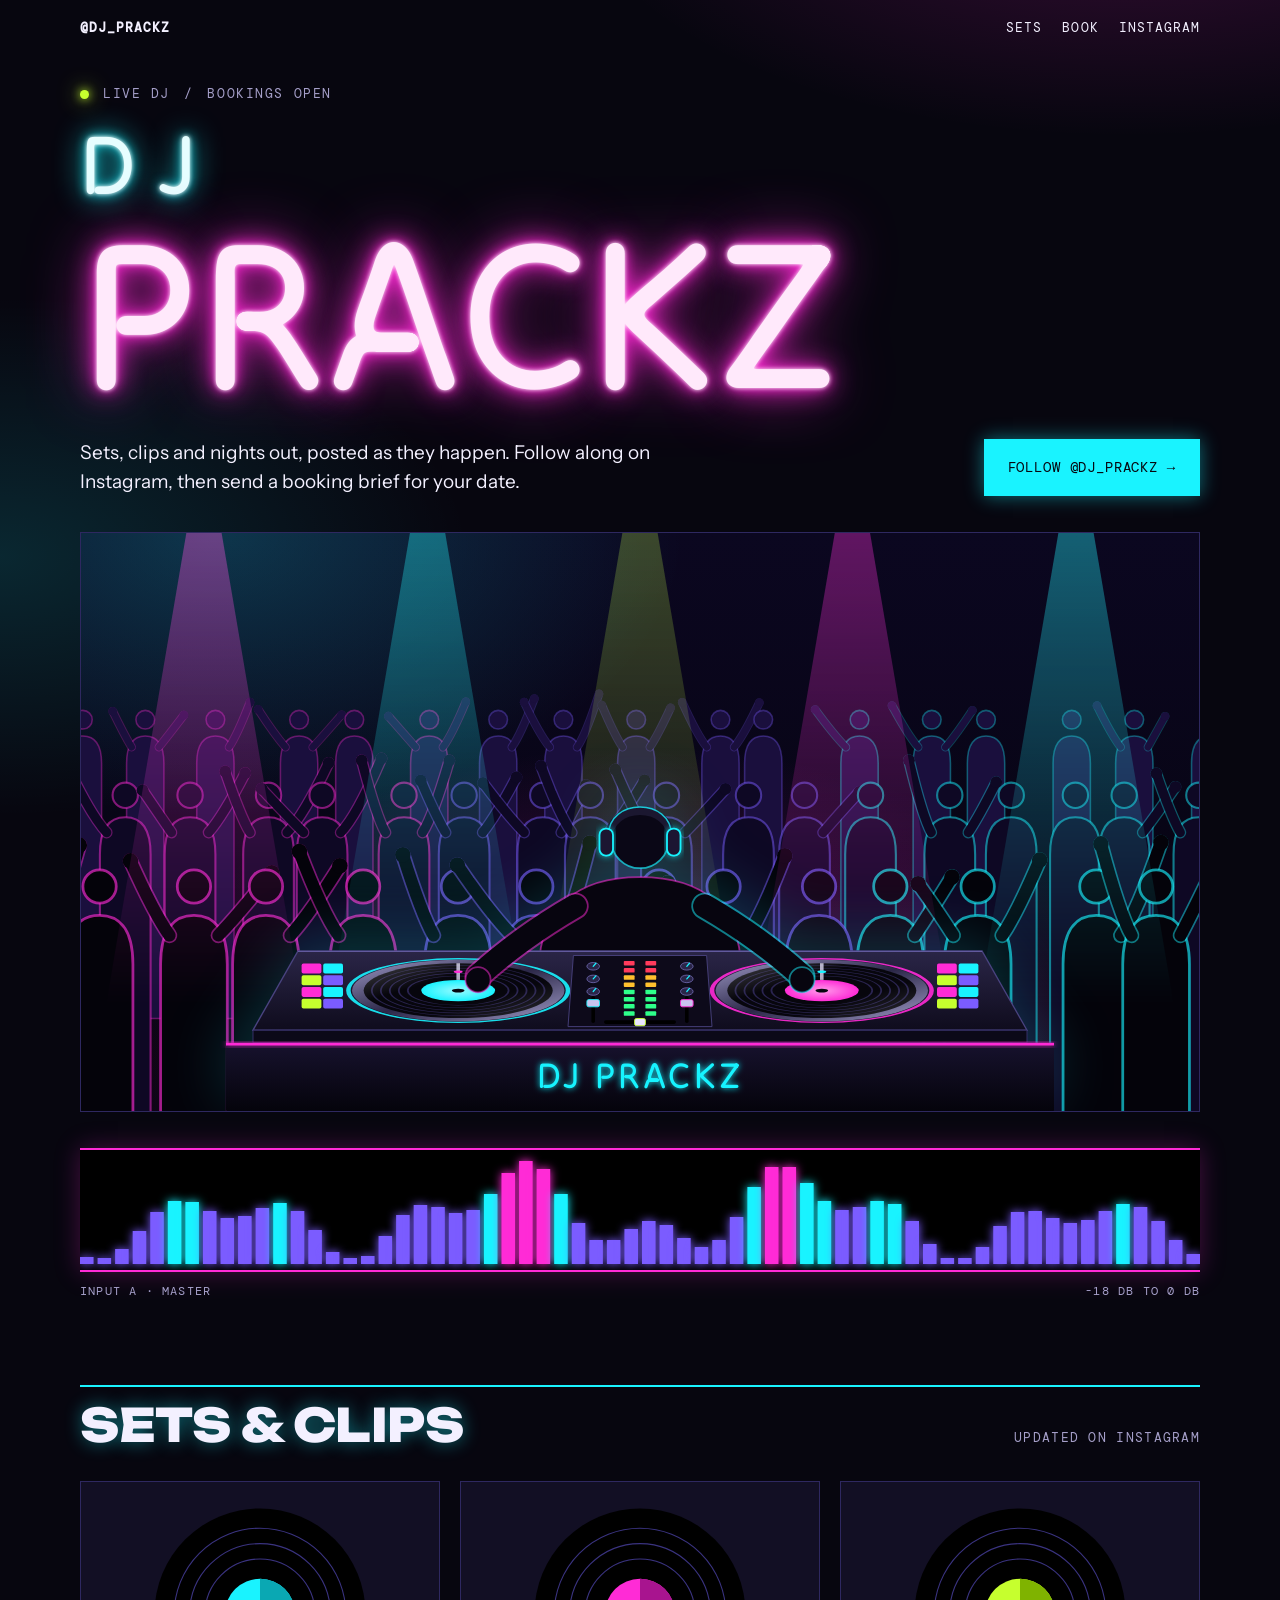
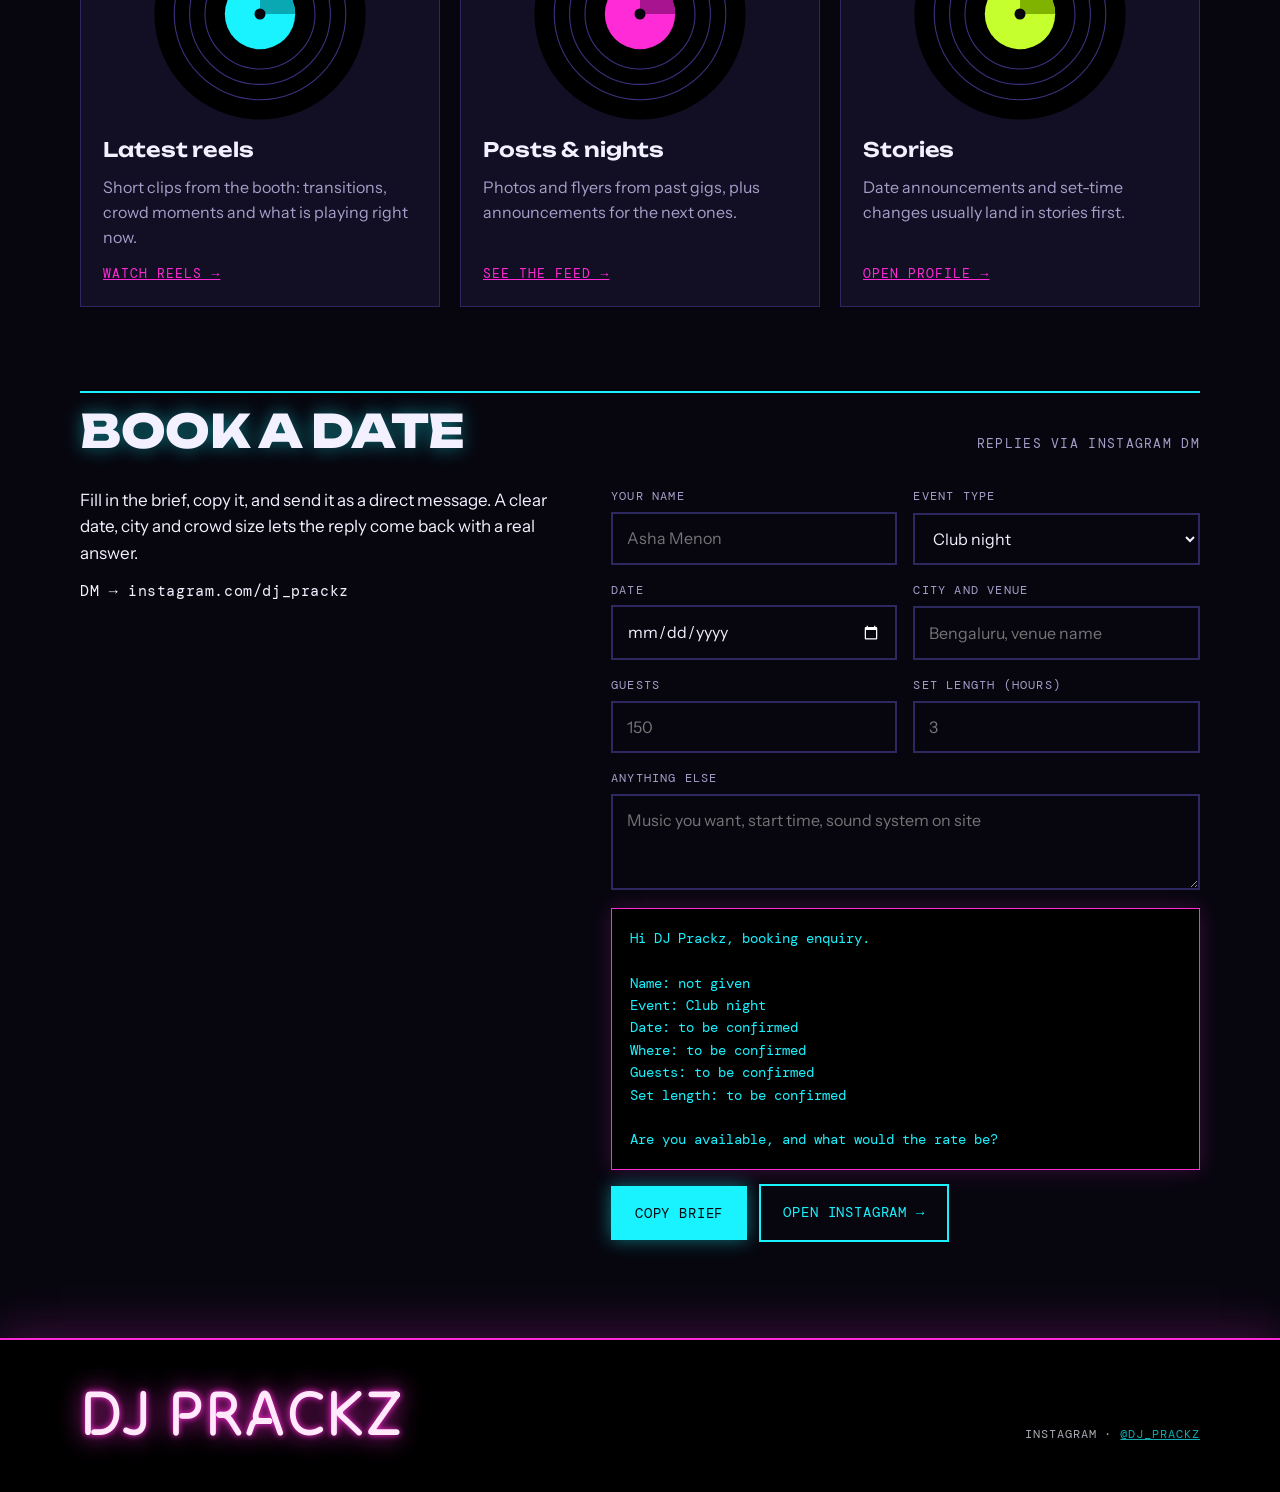
<file: DJ Prackz.html>
<!doctype html><html><head><meta charset=utf8><meta name=viewport content="width=device-width,initial-scale=1,viewport-fit=cover"><style>:root{color-scheme:light;box-sizing:border-box;padding-top:env(safe-area-inset-top,0px);padding-bottom:env(safe-area-inset-bottom,0px)}html{scroll-padding-top:env(safe-area-inset-top,0px)}body{margin:0;padding:0;font:14px -apple-system,BlinkMacSystemFont,sans-serif;background:#fff;color:#000}img{max-width:100%}[hidden]:not([hidden=until-found i]){display:none!important}</style></head><body>
<title>DJ Prackz</title>
<link rel="preconnect" href="https://fonts.googleapis.com">
<link rel="preconnect" href="https://fonts.gstatic.com" crossorigin>
<link rel="stylesheet" href="https://fonts.googleapis.com/css2?family=Tilt+Neon&family=Unbounded:wght@600;800&family=Instrument+Sans:wght@400;500;600&family=DM+Mono:wght@400;500&display=swap">
<style>
/* Layout: poster-style single page. Oversized wordmark over a live level meter,
   then sets, a booking brief builder, and a footer. One bold move: the wordmark. */
:root {
  /* dark neon: --paper is the night background, --paper-2 the panel, --ink the light text,
     --blue is neon cyan, --blue-deep is neon magenta, --lime is the third glow */
  --paper: #07060F;
  --paper-2: #120F24;
  --ink: #F3F0FF;
  --ink-soft: #A59FC9;
  --blue: #19F3FF;
  --blue-deep: #FF2BD6;
  --lime: #C6FF2E;
  --line: #2E2860;
  --wordmark: "Tilt Neon", "Arial Black", Impact, sans-serif;
  --display: "Unbounded", "Arial Black", Impact, sans-serif;
  --body: "Instrument Sans", "Helvetica Neue", Arial, sans-serif;
  --mono: "DM Mono", ui-monospace, Menlo, Consolas, monospace;
  color-scheme: dark;
}
* { box-sizing: border-box; }
html { scroll-behavior: smooth; }
body {
  background: radial-gradient(900px 420px at 88% -4%, rgba(255,43,214,.20), transparent 62%) no-repeat, radial-gradient(760px 420px at 0% 18%, rgba(25,243,255,.14), transparent 62%) no-repeat, var(--paper);
  color: var(--ink);
  font-family: var(--body);
  font-size: 17px;
  line-height: 1.55;
  padding-inline: 20px;
  padding-block: 0;
}
a { color: inherit; }
:focus-visible { outline: 3px solid var(--blue); outline-offset: 3px; }
.wrap { max-width: 1120px; margin-inline: auto; }

/* top bar */
.bar { display: flex; justify-content: space-between; align-items: center; gap: 16px; padding-block: 18px; font-family: var(--mono); font-size: 13px; letter-spacing: .08em; text-transform: uppercase; }
.bar nav { display: flex; gap: 20px; flex-wrap: wrap; }
.bar a { text-decoration: none; }
.bar a:hover { color: var(--blue); }

/* hero */
.hero { padding-block: 28px 0; }
.kicker { font-family: var(--mono); font-size: 13px; letter-spacing: .12em; text-transform: uppercase; color: var(--ink-soft); display: flex; gap: 14px; flex-wrap: wrap; align-items: center; }
.kicker .dot { width: 9px; height: 9px; border-radius: 50%; background: var(--lime); box-shadow: 0 0 10px var(--lime), 0 0 22px var(--lime); }
h1 { font-family: var(--wordmark); font-weight: 400; text-transform: uppercase; line-height: .92; letter-spacing: .01em; margin: 18px 0 0; font-size: clamp(52px, 16.5vw, 210px); max-width: 100%; overflow-wrap: anywhere; }
h1 span { display: block; }
h1 span:last-child { color: #FFE9FB; text-shadow: 0 0 4px #fff, 0 0 12px var(--blue-deep), 0 0 28px var(--blue-deep), 0 0 64px rgba(255,43,214,.7); animation: flicker 6s infinite; }
h1 .dj { font-size: .4em; letter-spacing: .3em; color: #E6FEFF; line-height: 1; margin-bottom: .12em; text-shadow: 0 0 4px #fff, 0 0 12px var(--blue), 0 0 30px var(--blue); }
@keyframes flicker { 0%, 17%, 19%, 22%, 62%, 64%, 100% { opacity: 1; } 18%, 21%, 63% { opacity: .78; } }
.hero-row { display: grid; grid-template-columns: 1fr auto; gap: 28px; align-items: end; margin-top: 28px; }
.hero-row p { margin: 0; max-width: 46ch; font-size: 19px; }
.btn { display: inline-flex; align-items: center; gap: 10px; font-family: var(--mono); font-size: 14px; letter-spacing: .06em; text-transform: uppercase; text-decoration: none; background: var(--blue); color: var(--paper); padding: 16px 22px; border: 2px solid var(--blue); cursor: pointer; box-shadow: 0 0 18px rgba(25,243,255,.45); transition: background .15s, color .15s, border-color .15s, box-shadow .15s; }
.btn:hover { background: var(--blue-deep); border-color: var(--blue-deep); box-shadow: 0 0 22px rgba(255,43,214,.6); }
.btn.ghost { background: transparent; color: var(--blue); box-shadow: none; }
.btn.ghost:hover { background: var(--blue); color: var(--paper); border-color: var(--blue); box-shadow: 0 0 18px rgba(25,243,255,.45); }
.meter { margin-top: 36px; border-block: 2px solid var(--blue-deep); background: #000; box-shadow: 0 0 24px rgba(255,43,214,.25); }
.meter canvas { display: block; width: 100%; height: 120px; }
.meter-cap { display: flex; justify-content: space-between; gap: 12px; flex-wrap: wrap; font-family: var(--mono); font-size: 12px; letter-spacing: .1em; text-transform: uppercase; color: var(--ink-soft); padding-block: 10px 0; }

/* stage: crowd behind, light beams over it, DJ booth in front */
.stage { position: relative; margin-top: 36px; height: clamp(300px, 54vw, 580px); overflow: hidden; isolation: isolate; border: 1px solid var(--line);
  background: radial-gradient(70% 90% at 50% 100%, rgba(255,43,214,.38), transparent 70%), radial-gradient(60% 70% at 12% 0%, rgba(25,243,255,.20), transparent 70%), linear-gradient(#0b0720, #05030d); }
.stage .crowd { position: absolute; inset: 0; width: 100%; height: 100%; z-index: 1; }
.stage .booth { position: absolute; left: 50%; bottom: -2px; width: min(96%, 900px); height: auto; transform: translateX(-50%); z-index: 3; filter: drop-shadow(0 -12px 30px rgba(25,243,255,.18)); }
.beams { position: absolute; inset: 0; z-index: 2; pointer-events: none; mix-blend-mode: screen; }
.beams i { position: absolute; top: -8%; width: 22%; height: 115%; transform-origin: 50% 0; background: linear-gradient(to bottom, var(--c), transparent 78%); clip-path: polygon(46% 0, 54% 0, 100% 100%, 0 100%); opacity: .55; filter: blur(5px); animation: sweep var(--t) ease-in-out infinite alternate; }
.beams i:nth-child(1) { left: 0%;  --c: rgba(255,43,214,.75); --t: 5.5s; --a: -16deg; --b: 16deg; }
.beams i:nth-child(2) { left: 20%; --c: rgba(25,243,255,.7);  --t: 7s;   --a: 18deg;  --b: -12deg; }
.beams i:nth-child(3) { left: 39%; --c: rgba(198,255,46,.5);  --t: 6.2s; --a: -10deg; --b: 12deg; }
.beams i:nth-child(4) { left: 58%; --c: rgba(255,43,214,.7);  --t: 8s;   --a: 14deg;  --b: -18deg; }
.beams i:nth-child(5) { left: 78%; --c: rgba(25,243,255,.75); --t: 6.8s; --a: -14deg; --b: 10deg; }
@keyframes sweep { from { transform: rotate(var(--a)); } to { transform: rotate(var(--b)); } }
/* crowd and booth motion, timed to 128 BPM (one beat is 0.469s) */
.bob { animation: bob .9375s ease-in-out infinite alternate; }
@keyframes bob { from { transform: translateY(0); } to { transform: translateY(-9px); } }
.armsw { animation: armL 1.875s ease-in-out infinite alternate; }
.armsw.r { animation-name: armR; }
@keyframes armL { from { transform: rotate(-16deg); } to { transform: rotate(14deg); } }
@keyframes armR { from { transform: rotate(16deg); } to { transform: rotate(-14deg); } }
.djbob { animation: djbob .9375s ease-in-out infinite alternate; }
@keyframes djbob { from { transform: translateY(0); } to { transform: translateY(-4px); } }
.djarm.l { animation: djL .9375s ease-in-out infinite alternate; }
.djarm.r { animation: djR .9375s ease-in-out infinite alternate; }
@keyframes djL { from { transform: rotate(-4deg); } to { transform: rotate(3deg); } }
@keyframes djR { from { transform: rotate(4deg); } to { transform: rotate(-3deg); } }
.spin { animation: spin 1.8s linear infinite; } /* 33 rpm */
.cap { animation: capmove var(--d) ease-in-out infinite alternate; }
@keyframes capmove { to { transform: translateY(var(--m)); } }
.xcap { animation: xmove 3.6s ease-in-out infinite alternate; }
@keyframes xmove { from { transform: translateX(-22px); } to { transform: translateX(22px); } }
@keyframes ledlow { 0%, 100% { opacity: 1; } 50% { opacity: .25; } }
@keyframes ledmid { 0%, 100% { opacity: .2; } 40%, 60% { opacity: 1; } }
@keyframes ledhi { 0%, 65%, 100% { opacity: .12; } 75%, 88% { opacity: 1; } }
@keyframes padpulse { 0%, 100% { opacity: .35; } 50% { opacity: 1; } }

/* sections */
section { padding-block: 84px 0; }
.sec-head { display: flex; justify-content: space-between; align-items: baseline; gap: 16px; flex-wrap: wrap; border-top: 2px solid var(--blue); padding-top: 14px; }
.sec-head h2 { font-family: var(--display); font-weight: 800; text-transform: uppercase; font-size: clamp(24px, 5vw, 46px); line-height: 1.05; letter-spacing: -.01em; margin: 0; text-wrap: balance; overflow-wrap: anywhere; min-width: 0; text-shadow: 0 0 18px rgba(25,243,255,.45); }
.sec-head .tag { font-family: var(--mono); font-size: 13px; letter-spacing: .1em; text-transform: uppercase; color: var(--ink-soft); }

/* sets */
.sets { display: grid; grid-template-columns: repeat(3, minmax(0, 1fr)); gap: 20px; margin-top: 32px; }
.set { background: var(--paper-2); border: 1px solid var(--line); padding: 22px; display: flex; flex-direction: column; gap: 14px; min-width: 0; }
.set .disc { width: 100%; max-width: 220px; aspect-ratio: 1; align-self: center; }
.set h3 { font-family: var(--display); font-weight: 600; font-size: 20px; line-height: 1.15; margin: 0; letter-spacing: -.005em; }
.set p { margin: 0; color: var(--ink-soft); font-size: 16px; }
.set a.more { margin-top: auto; font-family: var(--mono); font-size: 13px; letter-spacing: .08em; text-transform: uppercase; color: var(--blue-deep); }
.set a.more:hover { color: var(--ink); }

/* booking */
.book { display: grid; grid-template-columns: minmax(0, 5fr) minmax(0, 6fr); gap: 40px; margin-top: 32px; align-items: start; }
.book-copy p { margin: 0 0 14px; max-width: 44ch; }
.book-copy .handle { font-family: var(--mono); font-size: 15px; letter-spacing: .04em; }
form { display: grid; gap: 16px; }
.row { display: grid; grid-template-columns: repeat(2, minmax(0, 1fr)); gap: 16px; }
label { display: grid; gap: 6px; font-family: var(--mono); font-size: 12px; letter-spacing: .1em; text-transform: uppercase; color: var(--ink-soft); min-width: 0; }
input, select, textarea { font: inherit; font-family: var(--body); font-size: 16px; letter-spacing: 0; text-transform: none; color: var(--ink); background: var(--paper); border: 2px solid var(--line); border-radius: 0; padding: 12px 14px; width: 100%; min-width: 0; }
textarea { min-height: 96px; resize: vertical; }
.out { background: #000; color: var(--blue); border: 1px solid var(--blue-deep); box-shadow: 0 0 20px rgba(255,43,214,.2); padding: 18px; font-family: var(--mono); font-size: 14px; line-height: 1.6; white-space: pre-wrap; overflow-wrap: anywhere; min-height: 120px; }
.actions { display: flex; gap: 12px; flex-wrap: wrap; align-items: center; }
.status { font-family: var(--mono); font-size: 13px; color: var(--blue-deep); min-height: 1.2em; }

footer { margin-top: 96px; background: #000; color: var(--ink); border-top: 2px solid var(--blue-deep); box-shadow: 0 -12px 40px rgba(255,43,214,.18); margin-inline: -20px; padding: 40px 20px 48px; }
footer .wrap { display: flex; justify-content: space-between; gap: 24px; flex-wrap: wrap; align-items: end; }
footer .big { font-family: var(--wordmark); font-weight: 400; font-size: clamp(34px, 7vw, 64px); text-transform: uppercase; letter-spacing: .02em; line-height: 1; color: #FFE9FB; text-shadow: 0 0 6px var(--blue-deep), 0 0 24px var(--blue-deep); }
footer small { font-family: var(--mono); font-size: 12px; letter-spacing: .08em; text-transform: uppercase; opacity: .7; }
footer a { color: var(--blue); }

@keyframes spin { to { transform: rotate(360deg); } }
.disc .rec { transform-origin: 50% 50%; animation: spin 9s linear infinite; }
@media (prefers-reduced-motion: reduce) { .disc .rec, h1 span:last-child, .stage *, .stage i, .booth * { animation: none !important; } html { scroll-behavior: auto; } }

@media (max-width: 860px) {
  .sets { grid-template-columns: 1fr; }
  .book { grid-template-columns: 1fr; }
  .hero-row { grid-template-columns: 1fr; }
  section { padding-block: 64px 0; }
}
@media (max-width: 480px) {
  body { font-size: 16px; }
  .beams i { width: 38%; }
  .stage { height: 320px; }
  .stage .booth { width: 108%; }
  .hero-row p { font-size: 17px; }
  .btn { width: 100%; justify-content: center; }
  .actions .status { width: 100%; }
  .sec-head .tag { font-size: 12px; }
  .row { grid-template-columns: 1fr; }
  .bar nav { gap: 14px; }
}
</style>

<div class="wrap">
  <header class="bar">
    <strong>@dj_prackz</strong>
    <nav aria-label="Page sections">
      <a href="#sets">Sets</a>
      <a href="#book">Book</a>
      <a href="https://www.instagram.com/dj_prackz/" target="_blank" rel="noopener">Instagram</a>
    </nav>
  </header>

  <main>
    <div class="hero">
      <div class="kicker"><span class="dot"></span><span>Live DJ</span><span>/</span><span>Bookings open</span></div>
      <h1><span class="dj">DJ</span><span>Prackz</span></h1>
      <div class="hero-row">
        <p>Sets, clips and nights out, posted as they happen. Follow along on Instagram, then send a booking brief for your date.</p>
        <a class="btn" href="https://www.instagram.com/dj_prackz/" target="_blank" rel="noopener">Follow @dj_prackz &rarr;</a>
      </div>
      <div class="stage" role="img" aria-label="Illustration of a DJ at turntables with a crowd dancing behind">
        <svg class="crowd" id="crowd" viewBox="0 0 1200 520" preserveAspectRatio="xMidYMax slice" aria-hidden="true"></svg>
        <div class="beams" aria-hidden="true"><i></i><i></i><i></i><i></i><i></i></div>
        <svg class="booth" viewBox="0 0 1000 380" aria-hidden="true">
          <defs>
            <filter id="glow" x="-20%" y="-60%" width="140%" height="220%"><feGaussianBlur stdDeviation="3.5" result="b"/><feMerge><feMergeNode in="b"/><feMergeNode in="SourceGraphic"/></feMerge></filter>
            <linearGradient id="deckTop" x1="0" y1="0" x2="0" y2="1"><stop offset="0" stop-color="#2a2547"/><stop offset="1" stop-color="#0f0c1d"/></linearGradient>
            <linearGradient id="chrome" x1="0" y1="0" x2="1" y2="1"><stop offset="0" stop-color="#a09bc8"/><stop offset=".5" stop-color="#2b2748"/><stop offset="1" stop-color="#a39ecb"/></linearGradient>
            <linearGradient id="sheen" x1="0" y1="0" x2="1" y2="1"><stop offset="0" stop-color="#fff" stop-opacity=".24"/><stop offset=".35" stop-color="#fff" stop-opacity="0"/><stop offset=".65" stop-color="#fff" stop-opacity="0"/><stop offset="1" stop-color="#fff" stop-opacity=".16"/></linearGradient>
            <linearGradient id="frontP" x1="0" y1="0" x2="0" y2="1"><stop offset="0" stop-color="#17122e"/><stop offset="1" stop-color="#04030a"/></linearGradient>
            <radialGradient id="labelC"><stop offset="0" stop-color="#9afaff"/><stop offset="1" stop-color="#19F3FF"/></radialGradient>
            <radialGradient id="labelM"><stop offset="0" stop-color="#ff9aea"/><stop offset="1" stop-color="#FF2BD6"/></radialGradient>
          </defs>

          <!-- DJ behind the decks -->
          <g class="djbob">
            <path d="M388 220 C388 152 430 118 500 118 C570 118 612 152 612 220 Z" fill="#07050f" stroke="#FF2BD6" stroke-opacity=".55" stroke-width="2"/>
            <circle cx="500" cy="76" r="32" fill="#0a0716" stroke="#19F3FF" stroke-opacity=".65" stroke-width="2"/>
            <path d="M465 76 C465 34 535 34 535 76" fill="none" stroke="#1b1730" stroke-width="9" stroke-linecap="round"/>
            <path d="M465 76 C465 34 535 34 535 76" fill="none" stroke="#19F3FF" stroke-opacity=".8" stroke-width="1.6" stroke-linecap="round" transform="translate(0 -4.5)"/>
            <rect x="455" y="64" width="15" height="30" rx="7" fill="#1b1730" stroke="#19F3FF" stroke-width="2" filter="url(#glow)"/>
            <rect x="530" y="64" width="15" height="30" rx="7" fill="#1b1730" stroke="#19F3FF" stroke-width="2" filter="url(#glow)"/>
          </g>

          <!-- controller body -->
          <path d="M70 288 L120 200 L880 200 L930 288 Z" fill="url(#deckTop)" stroke="#4a4380" stroke-width="1.5"/>
          <line x1="120" y1="200.5" x2="880" y2="200.5" stroke="#7a72c0" stroke-opacity=".7"/>
          <rect x="70" y="288" width="860" height="14" fill="#0b0918" stroke="#3a3470"/>

          <!-- left deck -->
          <g transform="translate(298 244) scale(1 .29)">
            <circle r="122" fill="none" stroke="#19F3FF" stroke-width="5" opacity=".9"/>
            <circle r="118" fill="url(#chrome)"/>
            <g class="spin">
              <circle r="105" fill="#07060d"/>
              <circle r="96" fill="none" stroke="#2a2450" stroke-width="2"/>
              <circle r="86" fill="none" stroke="#2a2450" stroke-width="2"/>
              <circle r="76" fill="none" stroke="#2a2450" stroke-width="2"/>
              <circle r="66" fill="none" stroke="#2a2450" stroke-width="2"/>
              <circle r="56" fill="none" stroke="#2a2450" stroke-width="2"/>
              <circle r="41" fill="url(#labelC)"/>
              <path d="M0 -41 L0 -105" stroke="#e8e4ff" stroke-width="4" stroke-opacity=".75"/>
              <circle cx="0" cy="-72" r="5" fill="#FF2BD6"/>
              <circle r="7" fill="#07060f"/>
            </g>
            <circle r="105" fill="url(#sheen)"/>
          </g>
          <!-- right deck -->
          <g transform="translate(702 244) scale(1 .29)">
            <circle r="122" fill="none" stroke="#FF2BD6" stroke-width="5" opacity=".9"/>
            <circle r="118" fill="url(#chrome)"/>
            <g class="spin">
              <circle r="105" fill="#07060d"/>
              <circle r="96" fill="none" stroke="#2a2450" stroke-width="2"/>
              <circle r="86" fill="none" stroke="#2a2450" stroke-width="2"/>
              <circle r="76" fill="none" stroke="#2a2450" stroke-width="2"/>
              <circle r="66" fill="none" stroke="#2a2450" stroke-width="2"/>
              <circle r="56" fill="none" stroke="#2a2450" stroke-width="2"/>
              <circle r="41" fill="url(#labelM)"/>
              <path d="M0 -41 L0 -105" stroke="#e8e4ff" stroke-width="4" stroke-opacity=".75"/>
              <circle cx="0" cy="-72" r="5" fill="#19F3FF"/>
              <circle r="7" fill="#07060f"/>
            </g>
            <circle r="105" fill="url(#sheen)"/>
          </g>

          <!-- mixer -->
          <path d="M426 205 L574 205 L580 284 L420 284 Z" fill="#0d0a1a" stroke="#4a4380"/>
          <g id="knobs"></g>
          <line x1="448" y1="252" x2="448" y2="278" stroke="#000" stroke-width="4" stroke-linecap="round"/>
          <line x1="552" y1="252" x2="552" y2="278" stroke="#000" stroke-width="4" stroke-linecap="round"/>
          <rect class="cap" x="441" y="254" width="14" height="8" rx="2" fill="#c9c4ee" stroke="#19F3FF" style="--m:12px;--d:2.1s"/>
          <rect class="cap" x="545" y="254" width="14" height="8" rx="2" fill="#c9c4ee" stroke="#FF2BD6" style="--m:9px;--d:1.7s"/>
          <g id="vu"></g>
          <line x1="462" y1="279" x2="538" y2="279" stroke="#000" stroke-width="4" stroke-linecap="round"/>
          <rect class="xcap" x="494" y="275" width="12" height="8" rx="2" fill="#e8e4ff" stroke="#C6FF2E"/>
          <g id="padsL"></g>
          <g id="padsR"></g>

          <!-- DJ arms on the platters -->
          <g transform="translate(428 150)"><g class="djarm l">
            <path d="M0 0 Q-62 36 -108 78" fill="none" stroke="#FF2BD6" stroke-opacity=".5" stroke-width="30" stroke-linecap="round"/>
            <path d="M0 0 Q-62 36 -108 78" fill="none" stroke="#07050f" stroke-width="26" stroke-linecap="round"/>
            <circle cx="-108" cy="82" r="14" fill="#07050f" stroke="#FF2BD6" stroke-opacity=".5" stroke-width="2"/>
          </g></g>
          <g transform="translate(572 150)"><g class="djarm r">
            <path d="M0 0 Q62 36 108 78" fill="none" stroke="#19F3FF" stroke-opacity=".5" stroke-width="30" stroke-linecap="round"/>
            <path d="M0 0 Q62 36 108 78" fill="none" stroke="#07050f" stroke-width="26" stroke-linecap="round"/>
            <circle cx="108" cy="82" r="14" fill="#07050f" stroke="#19F3FF" stroke-opacity=".5" stroke-width="2"/>
          </g></g>

          <!-- booth front -->
          <rect x="40" y="302" width="920" height="78" rx="4" fill="url(#frontP)"/>
          <rect x="40" y="302" width="920" height="3" fill="#FF2BD6" filter="url(#glow)"/>
          <text x="500" y="352" text-anchor="middle" style="font-family:var(--wordmark);font-size:40px;letter-spacing:4px" fill="#19F3FF" filter="url(#glow)">DJ PRACKZ</text>
        </svg>
      </div>
      <div class="meter" aria-hidden="true"><canvas id="eq" width="1120" height="120"></canvas></div>
      <div class="meter-cap"><span>Input A &middot; Master</span><span>-18 dB to 0 dB</span></div>
    </div>

    <section id="sets">
      <div class="sec-head"><h2>Sets &amp; clips</h2><span class="tag">Updated on Instagram</span></div>
      <div class="sets">
        <article class="set">
          <svg class="disc" viewBox="0 0 200 200" role="img" aria-label="Spinning record"><g class="rec"><circle cx="100" cy="100" r="96" fill="#000000"/><circle cx="100" cy="100" r="78" fill="none" stroke="#3A3380" stroke-width="1"/><circle cx="100" cy="100" r="64" fill="none" stroke="#3A3380" stroke-width="1"/><circle cx="100" cy="100" r="50" fill="none" stroke="#3A3380" stroke-width="1"/><circle cx="100" cy="100" r="32" fill="#19F3FF"/><path d="M100 68 A32 32 0 0 1 132 100 L100 100 Z" fill="#0AA8B3"/><circle cx="100" cy="100" r="5" fill="#07060F"/></g></svg>
          <h3>Latest reels</h3>
          <p>Short clips from the booth: transitions, crowd moments and what is playing right now.</p>
          <a class="more" href="https://www.instagram.com/dj_prackz/reels/" target="_blank" rel="noopener">Watch reels &rarr;</a>
        </article>
        <article class="set">
          <svg class="disc" viewBox="0 0 200 200" role="img" aria-label="Record with a pale label"><g class="rec"><circle cx="100" cy="100" r="96" fill="#000000"/><circle cx="100" cy="100" r="78" fill="none" stroke="#3A3380" stroke-width="1"/><circle cx="100" cy="100" r="64" fill="none" stroke="#3A3380" stroke-width="1"/><circle cx="100" cy="100" r="50" fill="none" stroke="#3A3380" stroke-width="1"/><circle cx="100" cy="100" r="32" fill="#FF2BD6"/><path d="M100 68 A32 32 0 0 1 132 100 L100 100 Z" fill="#A8148F"/><circle cx="100" cy="100" r="5" fill="#07060F"/></g></svg>
          <h3>Posts &amp; nights</h3>
          <p>Photos and flyers from past gigs, plus announcements for the next ones.</p>
          <a class="more" href="https://www.instagram.com/dj_prackz/" target="_blank" rel="noopener">See the feed &rarr;</a>
        </article>
        <article class="set">
          <svg class="disc" viewBox="0 0 200 200" role="img" aria-label="Record with a dark blue label"><g class="rec"><circle cx="100" cy="100" r="96" fill="#000000"/><circle cx="100" cy="100" r="78" fill="none" stroke="#3A3380" stroke-width="1"/><circle cx="100" cy="100" r="64" fill="none" stroke="#3A3380" stroke-width="1"/><circle cx="100" cy="100" r="50" fill="none" stroke="#3A3380" stroke-width="1"/><circle cx="100" cy="100" r="32" fill="#C6FF2E"/><path d="M100 68 A32 32 0 0 1 132 100 L100 100 Z" fill="#7FB300"/><circle cx="100" cy="100" r="5" fill="#07060F"/></g></svg>
          <h3>Stories</h3>
          <p>Date announcements and set-time changes usually land in stories first.</p>
          <a class="more" href="https://www.instagram.com/dj_prackz/" target="_blank" rel="noopener">Open profile &rarr;</a>
        </article>
      </div>
    </section>

    <section id="book">
      <div class="sec-head"><h2>Book a date</h2><span class="tag">Replies via Instagram DM</span></div>
      <div class="book">
        <div class="book-copy">
          <p>Fill in the brief, copy it, and send it as a direct message. A clear date, city and crowd size lets the reply come back with a real answer.</p>
          <p class="handle">DM &rarr; instagram.com/dj_prackz</p>
        </div>
        <div>
          <form id="brief" autocomplete="off">
            <div class="row">
              <label for="f-name">Your name<input id="f-name" type="text" placeholder="Asha Menon"></label>
              <label for="f-type">Event type
                <select id="f-type">
                  <option>Club night</option>
                  <option>Wedding or sangeet</option>
                  <option>Private party</option>
                  <option>Corporate event</option>
                  <option>College fest</option>
                  <option>Other</option>
                </select>
              </label>
            </div>
            <div class="row">
              <label for="f-date">Date<input id="f-date" type="date"></label>
              <label for="f-city">City and venue<input id="f-city" type="text" placeholder="Bengaluru, venue name"></label>
            </div>
            <div class="row">
              <label for="f-crowd">Guests<input id="f-crowd" type="number" min="1" inputmode="numeric" placeholder="150"></label>
              <label for="f-hours">Set length (hours)<input id="f-hours" type="number" min="1" step="0.5" inputmode="decimal" placeholder="3"></label>
            </div>
            <label for="f-notes">Anything else<textarea id="f-notes" placeholder="Music you want, start time, sound system on site"></textarea></label>
          </form>
          <div class="out" id="out" role="status" aria-live="polite" style="margin-top:18px"></div>
          <div class="actions" style="margin-top:14px">
            <button class="btn" type="button" id="copy">Copy brief</button>
            <a class="btn ghost" href="https://www.instagram.com/dj_prackz/" target="_blank" rel="noopener">Open Instagram &rarr;</a>
            <span class="status" id="status"></span>
          </div>
        </div>
      </div>
    </section>
  </main>
</div>

<footer>
  <div class="wrap">
    <div class="big">DJ Prackz</div>
    <small>Instagram &middot; <a href="https://www.instagram.com/dj_prackz/" target="_blank" rel="noopener">@dj_prackz</a></small>
  </div>
</footer>

<script>
(function () {
  /* Level meter: bars settle to a resting frame, animate unless reduced motion is on */
  var cv = document.getElementById('eq');
  var ctx = cv.getContext('2d');
  var N = 64, vals = [], t = 0;
  var reduce = window.matchMedia && window.matchMedia('(prefers-reduced-motion: reduce)').matches;
  function level(i, t) {
    var a = Math.sin(i * 0.37 + t * 1.7) * 0.5 + 0.5;
    var b = Math.sin(i * 0.91 - t * 2.9) * 0.5 + 0.5;
    var env = 0.35 + 0.65 * Math.pow(Math.sin(Math.PI * (i + 0.5) / N), 0.6);
    return Math.max(0.06, (a * 0.6 + b * 0.4) * env);
  }
  function draw() {
    var W = cv.width, H = cv.height, gap = 4, bw = (W - gap * (N - 1)) / N;
    ctx.clearRect(0, 0, W, H);
    for (var i = 0; i < N; i++) {
      var v = level(i, t), h = Math.round(v * (H - 12));
      var x = i * (bw + gap);
      var c = v > 0.82 ? '#FF2BD6' : (v > 0.55 ? '#19F3FF' : '#7B5CFF');
      ctx.shadowColor = c; ctx.shadowBlur = 10;
      ctx.fillStyle = c;
      ctx.fillRect(x, H - h - 6, bw, h);
    }
  }
  function loop() { t += 0.016; draw(); requestAnimationFrame(loop); }
  t = 2.4; draw();
  if (!reduce) requestAnimationFrame(loop);

  /* Stage: crowd, mixer details, pads (seeded so the scene is the same every load) */
  function rng(seed) {
    return function () {
      seed |= 0; seed = seed + 0x6D2B79F5 | 0;
      var t = Math.imul(seed ^ seed >>> 15, 1 | seed);
      t = t + Math.imul(t ^ t >>> 7, 61 | t) ^ t;
      return ((t ^ t >>> 14) >>> 0) / 4294967296;
    };
  }
  var R = rng(11), R2 = rng(5);
  var crowd = document.getElementById('crowd');
  if (crowd) {
    var rows = [
      { n: 19, y: 168, k: 0.56, fill: '#1a0f3d', op: 0.5 },
      { n: 20, y: 236, k: 0.76, fill: '#0e0824', op: 0.7 },
      { n: 15, y: 318, k: 1.0,  fill: '#04030a', op: 0.9 }
    ];
    var s = '';
    rows.forEach(function (row) {
      for (var i = 0; i < row.n; i++) {
        var x = (i + 0.5 + (R() - 0.5) * 0.6) * (1200 / row.n);
        var rim = x < 420 ? '#FF2BD6' : (x > 780 ? '#19F3FF' : '#7B5CFF');
        var bd = (0.9375 * (R() < 0.5 ? 1 : 2)).toFixed(4);
        var dl = (-R() * 2).toFixed(2);
        var mode = R();
        var st = 'stroke="' + rim + '" stroke-opacity="' + (row.op * 0.7).toFixed(2) + '" stroke-width="2.5"';
        s += '<g transform="translate(' + x.toFixed(1) + ' ' + row.y + ') scale(' + row.k + ')">';
        s += '<g class="bob" style="animation-duration:' + bd + 's;animation-delay:' + dl + 's">';
        s += '<path d="M-30 480 L-30 70 C-30 36 -16 26 0 26 C16 26 30 36 30 70 L30 480 Z" fill="' + row.fill + '" ' + st + '/>';
        s += '<circle cx="0" cy="0" r="15" fill="' + row.fill + '" ' + st + '/>';
        [-1, 1].forEach(function (side) {
          var up = mode < 0.55 || (mode < 0.78 && ((side < 0) === (mode < 0.665)));
          if (!up) return;
          var ex = side * (26 + R() * 24), ey = -(46 + R() * 42);
          var ad = (1.875 * (R() < 0.5 ? 1 : 0.5)).toFixed(3), adl = (-R() * 2).toFixed(2);
          var d = 'M0 0 Q' + (ex * 0.4).toFixed(1) + ' -20 ' + ex.toFixed(1) + ' ' + ey.toFixed(1);
          s += '<g transform="translate(' + (side * 22) + ' 44)"><g class="armsw' + (side > 0 ? ' r' : '') + '" style="animation-duration:' + ad + 's;animation-delay:' + adl + 's">';
          s += '<path d="' + d + '" fill="none" stroke="' + rim + '" stroke-opacity="' + (row.op * 0.5).toFixed(2) + '" stroke-width="14" stroke-linecap="round"/>';
          s += '<path d="' + d + '" fill="none" stroke="' + row.fill + '" stroke-width="11" stroke-linecap="round"/>';
          s += '<circle cx="' + ex.toFixed(1) + '" cy="' + ey.toFixed(1) + '" r="7" fill="' + row.fill + '"/>';
          s += '</g></g>';
        });
        s += '</g></g>';
      }
    });
    crowd.innerHTML = s;
  }
  var knobs = document.getElementById('knobs');
  if (knobs) {
    var k = '';
    [448, 552].forEach(function (x) { [217, 231, 245].forEach(function (y) {
      k += '<ellipse cx="' + x + '" cy="' + y + '" rx="7" ry="4.2" fill="#2a2548" stroke="#7d75c4" stroke-width=".8"/>';
      k += '<line x1="' + x + '" y1="' + y + '" x2="' + (x + 3) + '" y2="' + (y - 3.4) + '" stroke="#19F3FF" stroke-width="1.4" stroke-linecap="round"/>';
    }); });
    knobs.innerHTML = k;
  }
  var vu = document.getElementById('vu');
  if (vu) {
    var v = '';
    [488, 512].forEach(function (cx) {
      for (var j = 0; j < 8; j++) {
        var col = j < 2 ? '#FF3B5C' : (j < 4 ? '#FFC02E' : '#2EFF8A');
        var an = j < 2 ? 'ledhi' : (j < 4 ? 'ledmid' : 'ledlow');
        v += '<rect x="' + (cx - 6) + '" y="' + (211 + j * 8) + '" width="12" height="5" rx="1" fill="' + col + '" style="animation:' + an + ' ' + (0.5 + R2() * 0.9).toFixed(2) + 's ease-in-out ' + (-R2() * 2).toFixed(2) + 's infinite"/>';
      }
    });
    vu.innerHTML = v;
  }
  function pads(id, x0) {
    var g = document.getElementById(id); if (!g) return;
    var cols = ['#FF2BD6', '#19F3FF', '#C6FF2E', '#7B5CFF'], p = '', n = 0;
    for (var r = 0; r < 4; r++) for (var c = 0; c < 2; c++) {
      p += '<rect x="' + (x0 + c * 24) + '" y="' + (214 + r * 13) + '" width="22" height="11" rx="2" fill="' + cols[n % 4] + '" style="animation:padpulse ' + (0.9375 * (R2() < 0.5 ? 1 : 2)).toFixed(3) + 's ease-in-out ' + (-R2() * 2).toFixed(2) + 's infinite"/>';
      n++;
    }
    g.innerHTML = p;
  }
  pads('padsL', 124); pads('padsR', 830);

  /* Booking brief */
  var ids = ['name', 'type', 'date', 'city', 'crowd', 'hours', 'notes'];
  var el = {}; ids.forEach(function (k) { el[k] = document.getElementById('f-' + k); });
  var out = document.getElementById('out'), status = document.getElementById('status');
  function fmtDate(v) {
    if (!v) return 'to be confirmed';
    var d = new Date(v + 'T00:00:00');
    return isNaN(d) ? v : d.toLocaleDateString('en-IN', { weekday: 'short', day: 'numeric', month: 'long', year: 'numeric' });
  }
  function build() {
    var lines = [];
    lines.push('Hi DJ Prackz, booking enquiry.');
    lines.push('');
    lines.push('Name: ' + (el.name.value.trim() || 'not given'));
    lines.push('Event: ' + el.type.value);
    lines.push('Date: ' + fmtDate(el.date.value));
    lines.push('Where: ' + (el.city.value.trim() || 'to be confirmed'));
    lines.push('Guests: ' + (el.crowd.value || 'to be confirmed'));
    lines.push('Set length: ' + (el.hours.value ? el.hours.value + ' hours' : 'to be confirmed'));
    if (el.notes.value.trim()) { lines.push(''); lines.push('Notes: ' + el.notes.value.trim()); }
    lines.push('');
    lines.push('Are you available, and what would the rate be?');
    out.textContent = lines.join('\n');
  }
  ids.forEach(function (k) { el[k].addEventListener('input', build); el[k].addEventListener('change', build); });
  document.getElementById('brief').addEventListener('submit', function (e) { e.preventDefault(); });
  build();

  document.getElementById('copy').addEventListener('click', function () {
    var text = out.textContent;
    function fallback() {
      var r = document.createRange(); r.selectNodeContents(out);
      var s = window.getSelection(); s.removeAllRanges(); s.addRange(r);
      status.textContent = 'Text selected. Press Ctrl+C or Cmd+C to copy.';
    }
    try {
      navigator.clipboard.writeText(text).then(function () {
        status.textContent = 'Copied. Paste it into your DM.';
      }, fallback);
    } catch (err) { fallback(); }
  });
})();
</script>

</body></html>
</file>
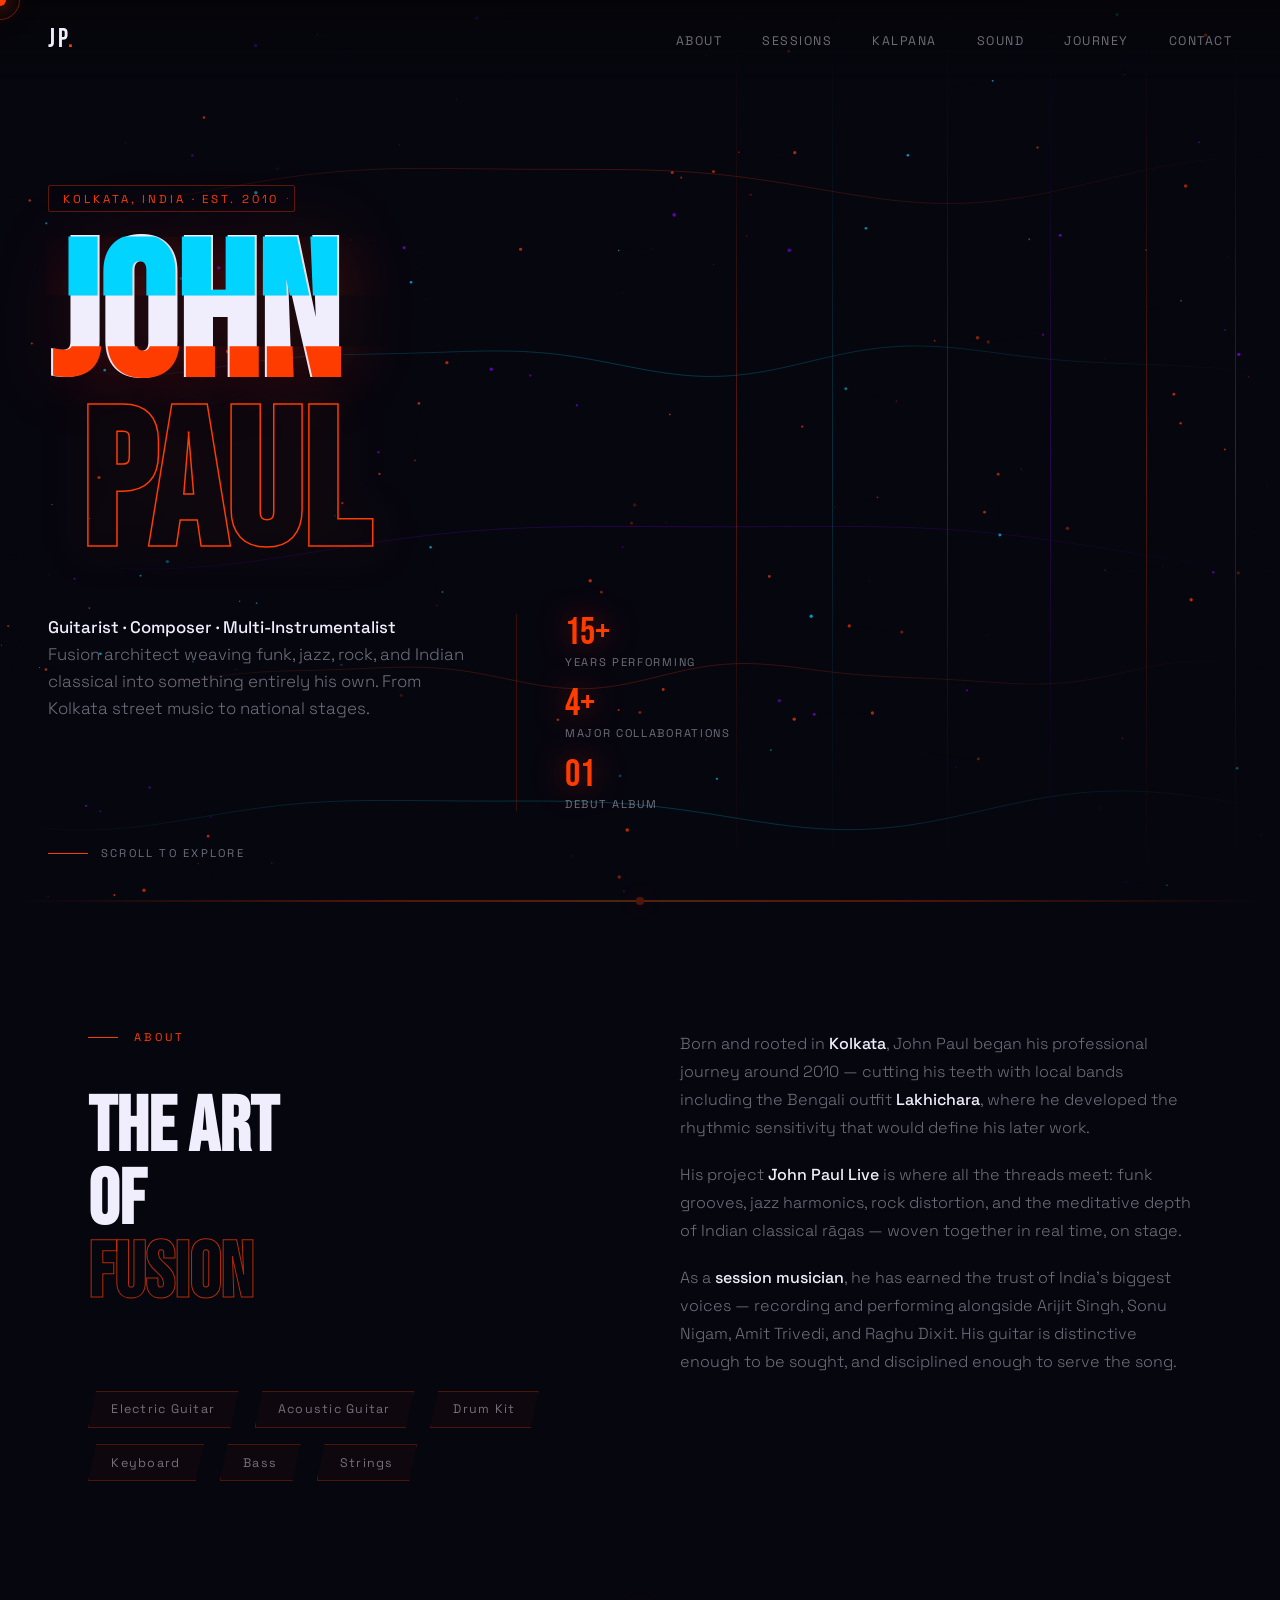
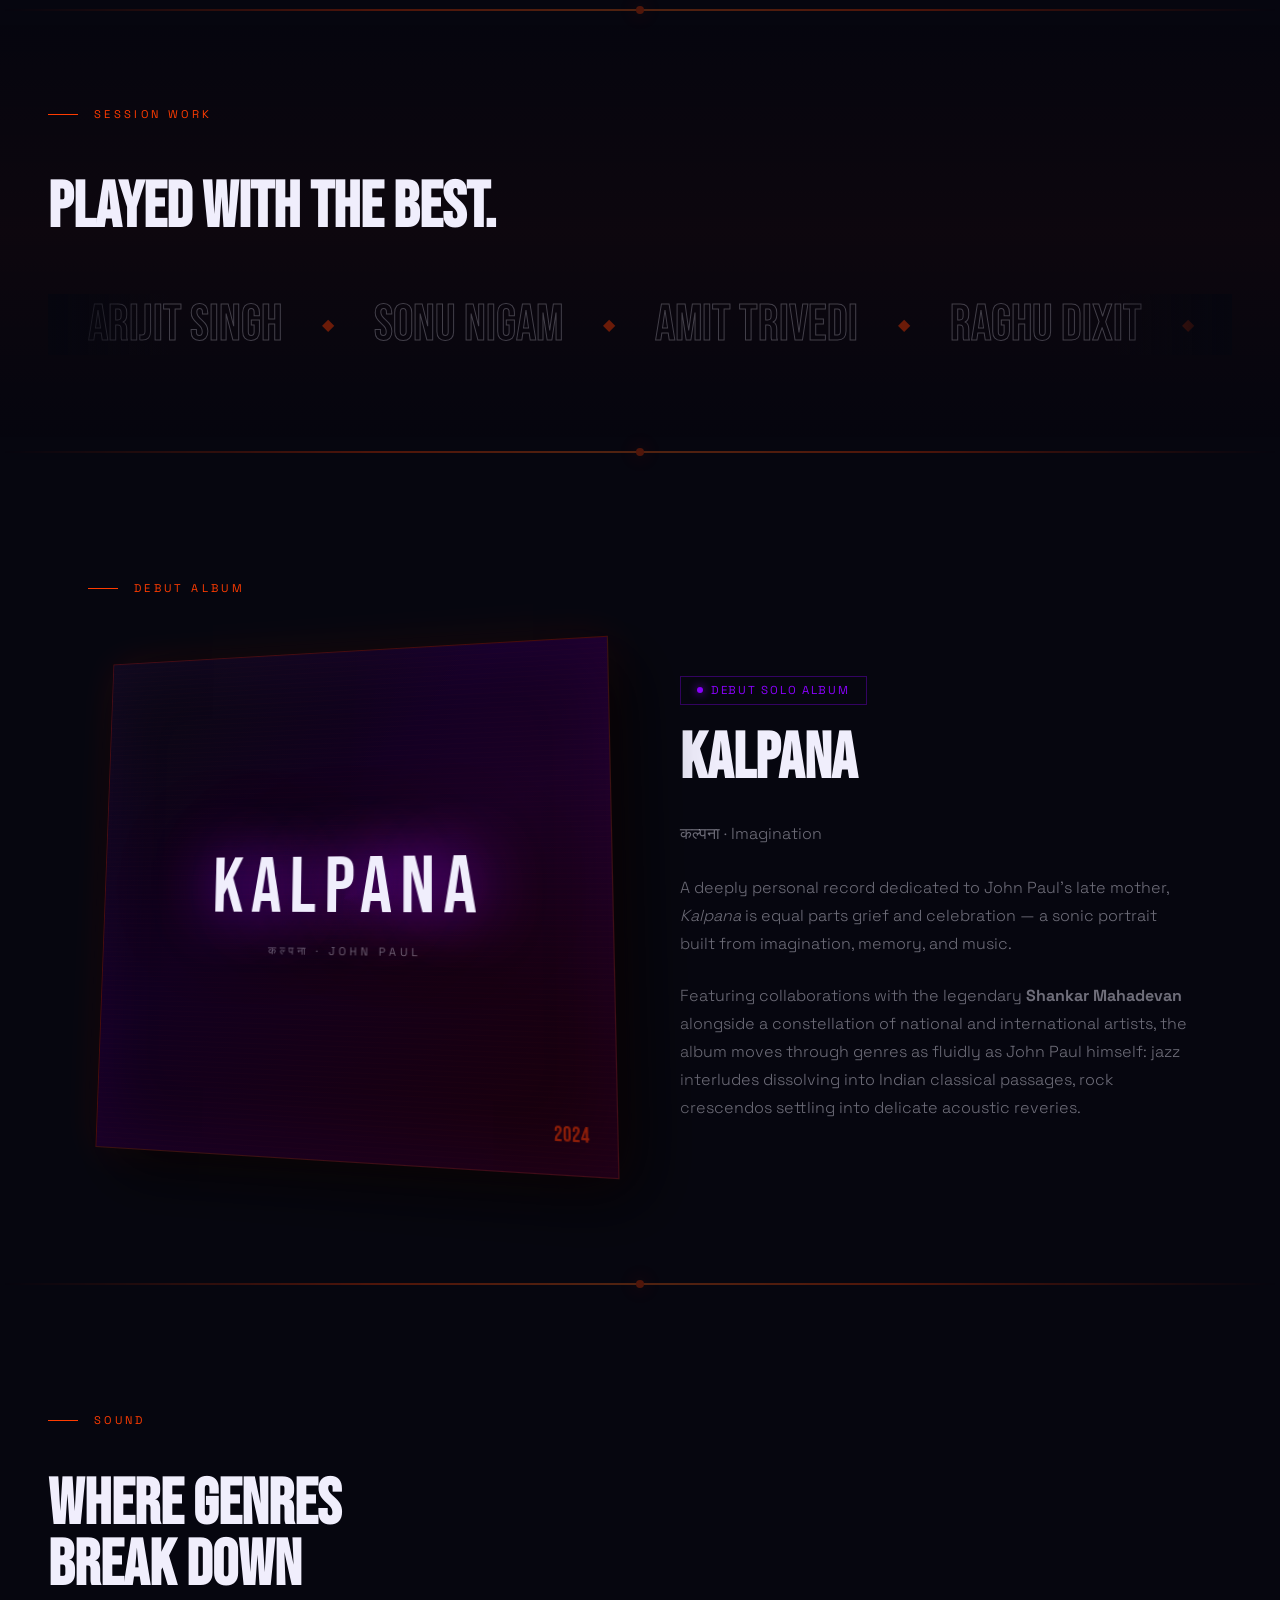
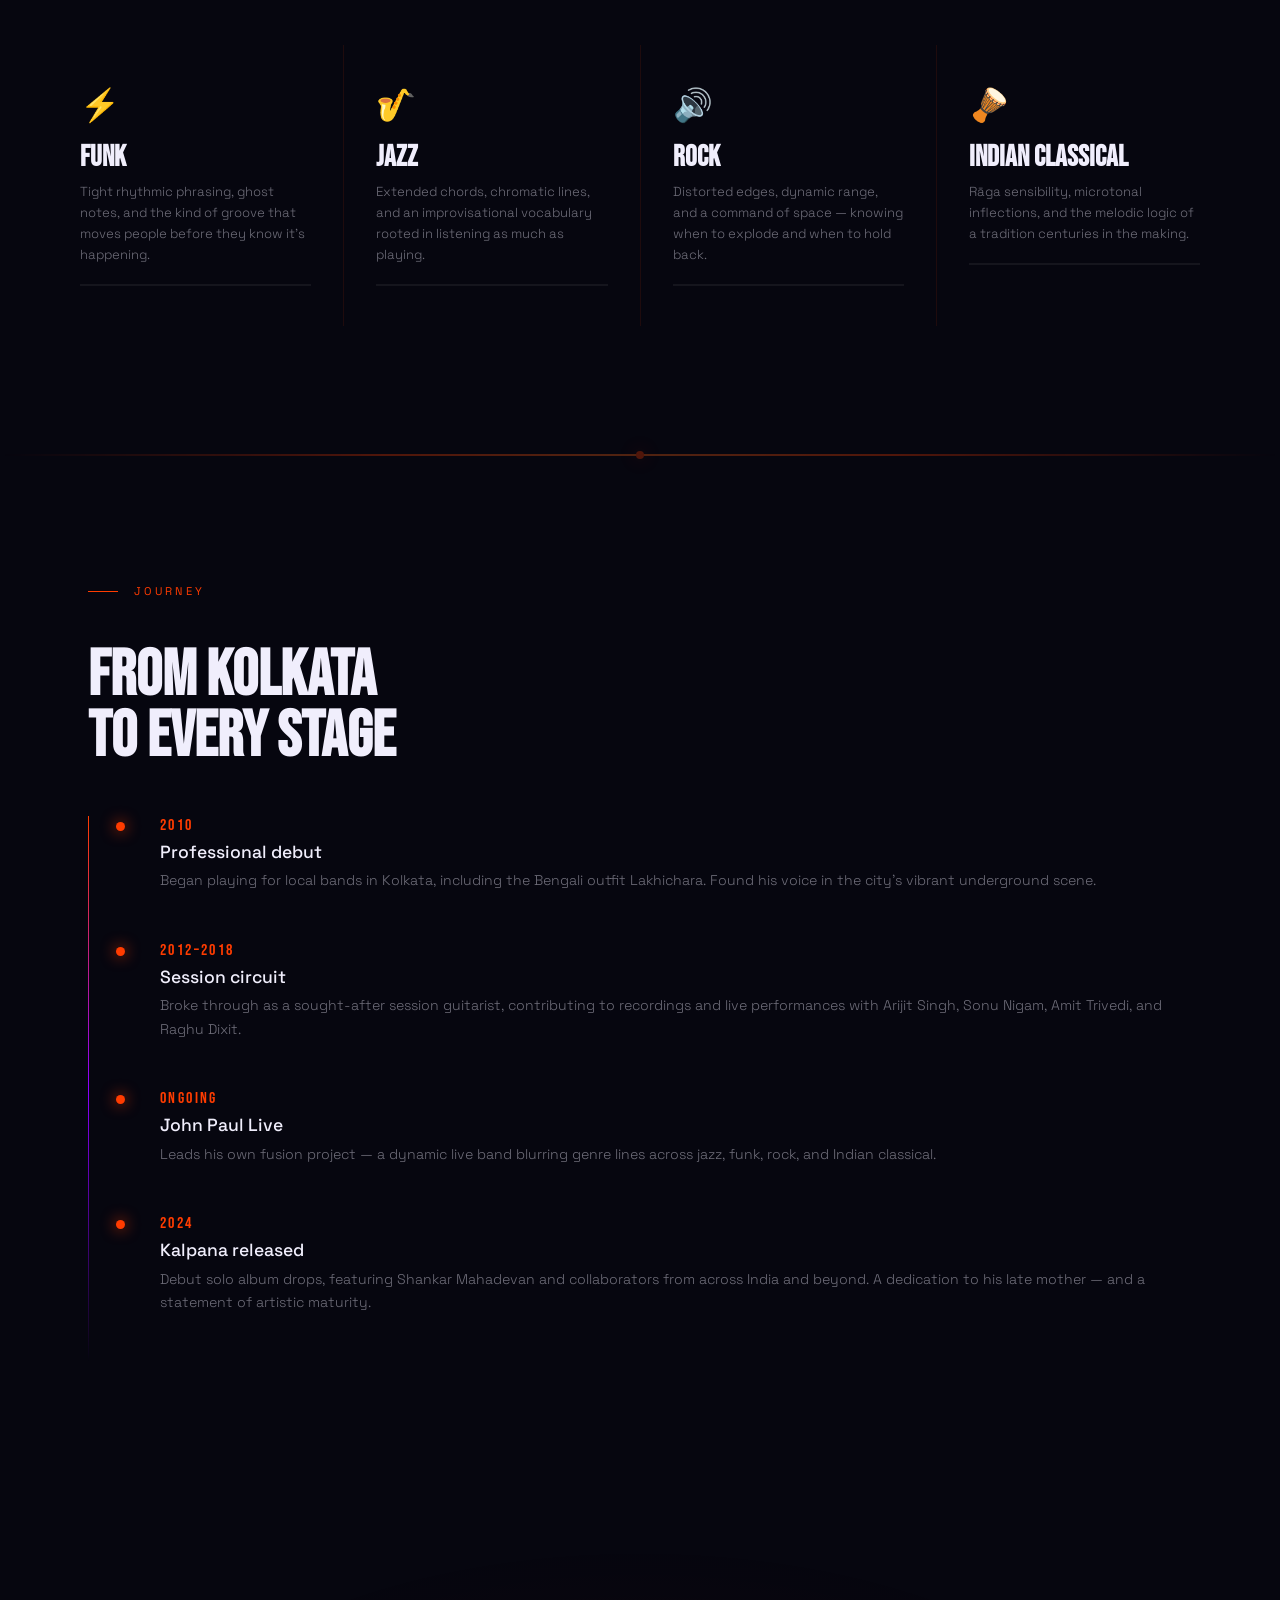
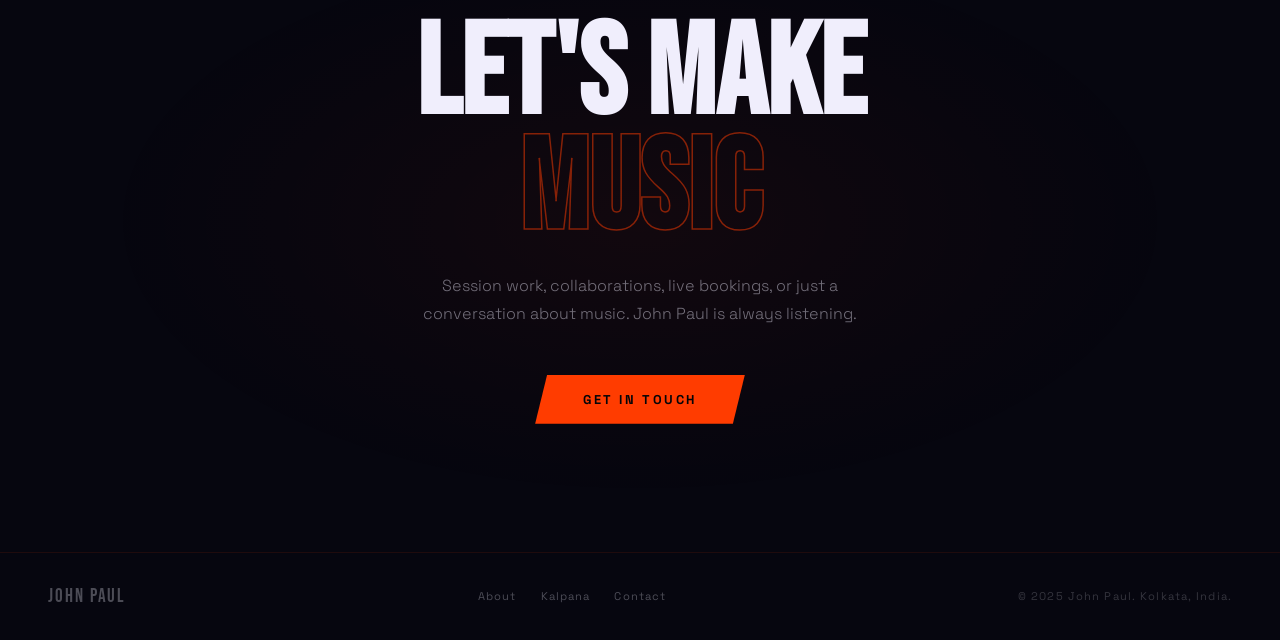
<file: john-paul-guitarist.html>
<!DOCTYPE html>
<html lang="en">
<head>
  <meta charset="UTF-8">
  <meta name="viewport" content="width=device-width, initial-scale=1, viewport-fit=cover">
  <title>John Paul — Guitarist, Composer & Multi-Instrumentalist | Kolkata, India</title>
  <meta name="description" content="John Paul is an independent guitarist, composer, and multi-instrumentalist from Kolkata, India. Known for his fusion style blending funk, jazz, rock, and Indian classical music. Session artist for Arijit Singh, Sonu Nigam, Amit Trivedi & Raghu Dixit.">
  <meta name="keywords" content="John Paul guitarist, Kolkata guitarist, Indian fusion guitarist, session musician India, Kalpana album, John Paul Live, Shankar Mahadevan collaboration, Arijit Singh session guitarist">
  <meta name="author" content="John Paul">
  <meta name="robots" content="index, follow">

  <!-- Open Graph -->
  <meta property="og:title" content="John Paul — Guitarist & Composer">
  <meta property="og:description" content="Fusion guitarist from Kolkata. Session artist for Arijit Singh, Sonu Nigam & more. Debut album Kalpana out now.">
  <meta property="og:type" content="website">
  <meta property="og:locale" content="en_IN">

  <!-- Schema.org JSON-LD -->
  <script type="application/ld+json">
  {
    "@context": "https://schema.org",
    "@type": "MusicGroup",
    "name": "John Paul",
    "description": "Independent guitarist, composer, and multi-instrumentalist from Kolkata, India. Known for fusion style blending funk, jazz, rock, and Indian classical music.",
    "genre": ["Fusion", "Jazz", "Rock", "Indian Classical", "Funk"],
    "foundingLocation": {
      "@type": "Place",
      "name": "Kolkata, India"
    },
    "member": {
      "@type": "Person",
      "name": "John Paul",
      "jobTitle": "Guitarist, Composer, Multi-Instrumentalist",
      "birthPlace": "Kolkata, India",
      "instrument": ["Guitar", "Drums", "Keyboard"]
    },
    "album": {
      "@type": "MusicAlbum",
      "name": "Kalpana",
      "description": "Debut solo album dedicated to his late mother, featuring collaborations with Shankar Mahadevan and national and international artists."
    }
  }
  </script>

  <link rel="preconnect" href="https://fonts.googleapis.com">
  <link rel="preconnect" href="https://fonts.gstatic.com" crossorigin>
  <link href="https://fonts.googleapis.com/css2?family=Bebas+Neue&family=Space+Grotesk:wght@300;400;500;700&display=swap" rel="stylesheet">

  <style>
    :root {
      --black: #050508;
      --deep: #0a0a12;
      --void: #06060f;
      --electric: #ff3c00;
      --plasma: #ff6a1a;
      --cold: #00d4ff;
      --violet: #8b00ff;
      --gold: #ffd700;
      --string: rgba(255,60,0,0.6);
      --white: #f0eefc;
      --muted: rgba(240,238,252,0.45);
      box-sizing: border-box;
      padding-top: env(safe-area-inset-top, 0px);
      padding-bottom: env(safe-area-inset-bottom, 0px);
    }
    *, *::before, *::after { box-sizing: inherit; margin: 0; padding: 0; }

    html { scroll-behavior: smooth; }
    body {
      background: var(--void);
      color: var(--white);
      font-family: 'Space Grotesk', sans-serif;
      overflow-x: hidden;
      cursor: none;
    }

    /* Custom cursor */
    #cursor {
      position: fixed;
      width: 12px; height: 12px;
      background: var(--electric);
      border-radius: 50%;
      pointer-events: none;
      z-index: 9999;
      transform: translate(-50%, -50%);
      transition: transform 0.1s, background 0.2s;
      box-shadow: 0 0 20px var(--electric), 0 0 40px rgba(255,60,0,0.4);
    }
    #cursor-ring {
      position: fixed;
      width: 40px; height: 40px;
      border: 1px solid rgba(255,60,0,0.4);
      border-radius: 50%;
      pointer-events: none;
      z-index: 9998;
      transform: translate(-50%, -50%);
      transition: transform 0.15s ease-out, width 0.2s, height 0.2s;
    }

    /* Canvas */
    #bg-canvas {
      position: fixed;
      top: 0; left: 0;
      width: 100%; height: 100%;
      z-index: 0;
      pointer-events: none;
    }

    /* NAV */
    nav {
      position: fixed;
      top: 0; left: 0; right: 0;
      z-index: 100;
      padding: 1.5rem 3rem;
      display: flex;
      justify-content: space-between;
      align-items: center;
      mix-blend-mode: normal;
    }
    nav::before {
      content: '';
      position: absolute;
      inset: 0;
      background: linear-gradient(to bottom, rgba(5,5,8,0.9) 0%, transparent 100%);
      pointer-events: none;
    }
    .nav-logo {
      font-family: 'Bebas Neue', sans-serif;
      font-size: 1.6rem;
      letter-spacing: 0.1em;
      color: var(--white);
      text-decoration: none;
      position: relative;
      z-index: 1;
    }
    .nav-logo span { color: var(--electric); }
    .nav-links {
      display: flex;
      gap: 2.5rem;
      list-style: none;
      position: relative;
      z-index: 1;
    }
    .nav-links a {
      color: var(--muted);
      text-decoration: none;
      font-size: 0.78rem;
      letter-spacing: 0.12em;
      text-transform: uppercase;
      transition: color 0.2s;
    }
    .nav-links a:hover { color: var(--electric); }

    /* HERO */
    #hero {
      position: relative;
      z-index: 1;
      min-height: 100vh;
      display: flex;
      align-items: center;
      padding: 0 3rem;
      perspective: 1000px;
      overflow: hidden;
    }

    .hero-inner {
      max-width: 1200px;
      margin: 0 auto;
      width: 100%;
      padding-top: 6rem;
    }

    .hero-tag {
      display: inline-block;
      font-size: 0.72rem;
      letter-spacing: 0.25em;
      text-transform: uppercase;
      color: var(--electric);
      margin-bottom: 1.5rem;
      padding: 0.35rem 0.9rem;
      border: 1px solid rgba(255,60,0,0.35);
      border-radius: 2px;
    }

    .hero-title {
      font-family: 'Bebas Neue', sans-serif;
      font-size: clamp(5rem, 15vw, 14rem);
      line-height: 0.88;
      color: var(--white);
      transform-style: preserve-3d;
      position: relative;
    }
    .hero-title .line-1 {
      display: block;
      transform: translateZ(0px);
      transition: transform 0.4s;
      text-shadow: 0 0 80px rgba(255,60,0,0.15);
    }
    .hero-title .line-2 {
      display: block;
      color: transparent;
      -webkit-text-stroke: 1.5px var(--electric);
      transform: translateZ(-20px) translateX(2rem);
      transition: transform 0.4s;
      filter: drop-shadow(0 0 20px rgba(255,60,0,0.5));
    }
    .hero-title:hover .line-1 { transform: translateZ(30px) translateX(-0.5rem); }
    .hero-title:hover .line-2 { transform: translateZ(-40px) translateX(3rem); }

    .hero-descriptor {
      margin-top: 2.5rem;
      display: flex;
      align-items: flex-start;
      gap: 3rem;
    }
    .hero-role {
      font-size: 1.05rem;
      color: var(--muted);
      line-height: 1.6;
      max-width: 420px;
      font-weight: 300;
    }
    .hero-role strong {
      color: var(--white);
      font-weight: 500;
    }

    .hero-stats {
      display: flex;
      flex-direction: column;
      gap: 1rem;
      padding-left: 3rem;
      border-left: 1px solid rgba(255,60,0,0.2);
    }
    .stat {
      display: flex;
      flex-direction: column;
    }
    .stat-num {
      font-family: 'Bebas Neue', sans-serif;
      font-size: 2.4rem;
      color: var(--electric);
      line-height: 1;
      text-shadow: 0 0 30px rgba(255,60,0,0.5);
    }
    .stat-label {
      font-size: 0.7rem;
      letter-spacing: 0.15em;
      text-transform: uppercase;
      color: var(--muted);
      margin-top: 0.15rem;
    }

    .scroll-cue {
      position: absolute;
      bottom: 2.5rem;
      left: 3rem;
      display: flex;
      align-items: center;
      gap: 0.8rem;
      font-size: 0.7rem;
      letter-spacing: 0.2em;
      text-transform: uppercase;
      color: var(--muted);
    }
    .scroll-line {
      width: 40px;
      height: 1px;
      background: var(--electric);
      animation: scrollPulse 2s ease-in-out infinite;
    }
    @keyframes scrollPulse {
      0%, 100% { width: 40px; opacity: 0.5; }
      50% { width: 70px; opacity: 1; }
    }

    /* SECTION BASE */
    section {
      position: relative;
      z-index: 1;
    }

    /* STRING DIVIDER */
    .string-divider {
      width: 100%;
      height: 2px;
      background: linear-gradient(90deg, transparent 0%, var(--electric) 30%, var(--plasma) 50%, var(--electric) 70%, transparent 100%);
      opacity: 0.3;
      position: relative;
      overflow: visible;
    }
    .string-divider::after {
      content: '';
      position: absolute;
      top: -3px; left: 50%;
      width: 8px; height: 8px;
      border-radius: 50%;
      background: var(--electric);
      transform: translateX(-50%);
      box-shadow: 0 0 20px var(--electric);
    }

    /* ABOUT SECTION */
    #about {
      padding: 8rem 3rem;
      max-width: 1200px;
      margin: 0 auto;
    }
    .section-label {
      font-size: 0.7rem;
      letter-spacing: 0.3em;
      text-transform: uppercase;
      color: var(--electric);
      margin-bottom: 3rem;
      display: flex;
      align-items: center;
      gap: 1rem;
    }
    .section-label::before {
      content: '';
      display: block;
      width: 30px;
      height: 1px;
      background: var(--electric);
    }

    .about-grid {
      display: grid;
      grid-template-columns: 1fr 1fr;
      gap: 5rem;
      align-items: start;
    }

    .about-headline {
      font-family: 'Bebas Neue', sans-serif;
      font-size: clamp(3rem, 6vw, 5.5rem);
      line-height: 0.95;
      color: var(--white);
      grid-column: 1;
    }
    .about-headline em {
      font-style: normal;
      color: transparent;
      -webkit-text-stroke: 1px rgba(255,60,0,0.7);
    }

    .about-text {
      font-size: 1rem;
      line-height: 1.75;
      color: var(--muted);
      font-weight: 300;
    }
    .about-text p + p { margin-top: 1.2em; }
    .about-text strong { color: var(--white); font-weight: 500; }

    /* INSTRUMENTS */
    .instruments-row {
      margin-top: 5rem;
      display: flex;
      gap: 1rem;
      flex-wrap: wrap;
    }
    .instrument-pill {
      padding: 0.6rem 1.4rem;
      border: 1px solid rgba(255,60,0,0.25);
      font-size: 0.78rem;
      letter-spacing: 0.1em;
      color: var(--muted);
      position: relative;
      clip-path: polygon(8px 0%, 100% 0%, calc(100% - 8px) 100%, 0% 100%);
      background: rgba(255,60,0,0.04);
      transition: background 0.2s, color 0.2s;
    }
    .instrument-pill:hover {
      background: rgba(255,60,0,0.12);
      color: var(--electric);
    }

    /* COLLABORATORS */
    #collaborators {
      padding: 6rem 3rem;
      background: linear-gradient(180deg, transparent 0%, rgba(255,60,0,0.03) 50%, transparent 100%);
    }
    .collab-inner {
      max-width: 1200px;
      margin: 0 auto;
    }
    .collab-headline {
      font-family: 'Bebas Neue', sans-serif;
      font-size: clamp(2.5rem, 5vw, 4.5rem);
      color: var(--white);
      margin-bottom: 3rem;
    }

    .collab-marquee-wrap {
      overflow: hidden;
      position: relative;
    }
    .collab-marquee-wrap::before,
    .collab-marquee-wrap::after {
      content: '';
      position: absolute;
      top: 0; bottom: 0;
      width: 120px;
      z-index: 2;
      pointer-events: none;
    }
    .collab-marquee-wrap::before {
      left: 0;
      background: linear-gradient(90deg, var(--void) 0%, transparent 100%);
    }
    .collab-marquee-wrap::after {
      right: 0;
      background: linear-gradient(270deg, var(--void) 0%, transparent 100%);
    }
    .collab-marquee {
      display: flex;
      gap: 0;
      animation: marquee 18s linear infinite;
      width: max-content;
    }
    .collab-marquee:hover { animation-play-state: paused; }
    @keyframes marquee {
      from { transform: translateX(0); }
      to { transform: translateX(-50%); }
    }
    .collab-name {
      display: inline-flex;
      align-items: center;
      font-family: 'Bebas Neue', sans-serif;
      font-size: clamp(2rem, 4vw, 3.5rem);
      color: transparent;
      -webkit-text-stroke: 1px rgba(240,238,252,0.25);
      padding: 0 2.5rem;
      white-space: nowrap;
      transition: color 0.2s, -webkit-text-stroke 0.2s;
      position: relative;
      cursor: default;
    }
    .collab-name:hover {
      color: var(--electric);
      -webkit-text-stroke: 0px;
      text-shadow: 0 0 30px rgba(255,60,0,0.6);
    }
    .collab-sep {
      color: var(--electric);
      opacity: 0.4;
      align-self: center;
      font-size: 1rem;
    }

    /* ALBUM SECTION */
    #album {
      padding: 8rem 3rem;
      max-width: 1200px;
      margin: 0 auto;
    }
    .album-grid {
      display: grid;
      grid-template-columns: 1fr 1fr;
      gap: 5rem;
      align-items: center;
    }
    .album-art {
      aspect-ratio: 1;
      position: relative;
      perspective: 600px;
    }
    .album-face {
      width: 100%;
      height: 100%;
      background: linear-gradient(135deg, var(--deep) 0%, #12001f 40%, #1a000a 100%);
      border: 1px solid rgba(255,60,0,0.2);
      display: flex;
      align-items: center;
      justify-content: center;
      flex-direction: column;
      transform-style: preserve-3d;
      transform: rotateY(-8deg) rotateX(4deg);
      transition: transform 0.4s ease;
      box-shadow:
        20px 20px 60px rgba(0,0,0,0.8),
        inset 0 0 80px rgba(139,0,255,0.08),
        0 0 40px rgba(255,60,0,0.1);
      position: relative;
      overflow: hidden;
    }
    .album-face::before {
      content: '';
      position: absolute;
      inset: 0;
      background:
        repeating-linear-gradient(
          0deg,
          transparent,
          transparent 4px,
          rgba(255,60,0,0.015) 4px,
          rgba(255,60,0,0.015) 5px
        );
    }
    .album-face::after {
      content: '';
      position: absolute;
      top: -50%; left: -50%;
      width: 200%; height: 200%;
      background: conic-gradient(from 0deg at 50% 50%, transparent 0deg, rgba(139,0,255,0.05) 60deg, transparent 120deg);
      animation: albumGlow 8s linear infinite;
    }
    @keyframes albumGlow {
      from { transform: rotate(0deg); }
      to { transform: rotate(360deg); }
    }
    .album-art:hover .album-face {
      transform: rotateY(0deg) rotateX(0deg);
    }
    .album-title-art {
      font-family: 'Bebas Neue', sans-serif;
      font-size: 5rem;
      color: var(--white);
      position: relative;
      z-index: 1;
      text-shadow: 0 0 60px rgba(139,0,255,0.8), 0 0 120px rgba(255,60,0,0.4);
      letter-spacing: 0.1em;
    }
    .album-sub-art {
      font-size: 0.7rem;
      letter-spacing: 0.35em;
      color: rgba(240,238,252,0.4);
      text-transform: uppercase;
      position: relative;
      z-index: 1;
      margin-top: 0.5rem;
    }
    .album-year {
      position: absolute;
      bottom: 1.5rem;
      right: 1.5rem;
      font-family: 'Bebas Neue', sans-serif;
      font-size: 1.2rem;
      color: rgba(255,60,0,0.5);
      z-index: 1;
    }

    .album-info {
      display: flex;
      flex-direction: column;
      gap: 1.5rem;
    }
    .album-info h2 {
      font-family: 'Bebas Neue', sans-serif;
      font-size: clamp(2.5rem, 5vw, 4rem);
      color: var(--white);
      line-height: 0.95;
    }
    .album-info p {
      font-size: 1rem;
      line-height: 1.75;
      color: var(--muted);
      font-weight: 300;
    }
    .album-badge {
      display: inline-flex;
      align-items: center;
      gap: 0.5rem;
      font-size: 0.72rem;
      letter-spacing: 0.15em;
      text-transform: uppercase;
      color: var(--violet);
      border: 1px solid rgba(139,0,255,0.35);
      padding: 0.4rem 1rem;
      width: fit-content;
    }
    .badge-dot {
      width: 6px; height: 6px;
      border-radius: 50%;
      background: var(--violet);
      box-shadow: 0 0 10px var(--violet);
      animation: blink 2s ease-in-out infinite;
    }
    @keyframes blink {
      0%, 100% { opacity: 1; }
      50% { opacity: 0.3; }
    }

    /* STYLE SECTION */
    #style {
      padding: 8rem 3rem;
      overflow: hidden;
    }
    .style-inner {
      max-width: 1200px;
      margin: 0 auto;
    }
    .style-grid {
      display: grid;
      grid-template-columns: repeat(4, 1fr);
      gap: 1px;
      margin-top: 3rem;
      background: rgba(255,60,0,0.1);
    }
    .style-card {
      background: var(--void);
      padding: 2.5rem 2rem;
      position: relative;
      overflow: hidden;
      transition: background 0.3s;
    }
    .style-card::before {
      content: '';
      position: absolute;
      inset: 0;
      background: linear-gradient(135deg, rgba(255,60,0,0.06) 0%, transparent 60%);
      opacity: 0;
      transition: opacity 0.3s;
    }
    .style-card:hover { background: rgba(255,60,0,0.05); }
    .style-card:hover::before { opacity: 1; }
    .style-icon {
      font-size: 2rem;
      margin-bottom: 1.2rem;
      display: block;
    }
    .style-name {
      font-family: 'Bebas Neue', sans-serif;
      font-size: 1.8rem;
      color: var(--white);
      margin-bottom: 0.5rem;
      line-height: 1;
    }
    .style-desc {
      font-size: 0.82rem;
      color: var(--muted);
      line-height: 1.6;
      font-weight: 300;
    }
    .style-bar {
      margin-top: 1.2rem;
      height: 2px;
      background: rgba(255,255,255,0.06);
      position: relative;
      overflow: hidden;
    }
    .style-bar-fill {
      height: 100%;
      background: linear-gradient(90deg, var(--electric), var(--violet));
      transition: width 1s ease;
    }

    /* TIMELINE */
    #journey {
      padding: 8rem 3rem;
      max-width: 1200px;
      margin: 0 auto;
    }
    .timeline {
      position: relative;
      margin-top: 3rem;
      padding-left: 2rem;
    }
    .timeline::before {
      content: '';
      position: absolute;
      left: 0;
      top: 0;
      bottom: 0;
      width: 1px;
      background: linear-gradient(180deg, var(--electric) 0%, var(--violet) 50%, transparent 100%);
    }
    .timeline-item {
      position: relative;
      padding: 0 0 3rem 2.5rem;
    }
    .timeline-item::before {
      content: '';
      position: absolute;
      left: -4px;
      top: 0.4rem;
      width: 9px; height: 9px;
      border-radius: 50%;
      background: var(--electric);
      box-shadow: 0 0 15px var(--electric);
    }
    .timeline-year {
      font-family: 'Bebas Neue', sans-serif;
      font-size: 1rem;
      color: var(--electric);
      letter-spacing: 0.15em;
      margin-bottom: 0.4rem;
    }
    .timeline-event {
      font-size: 1.1rem;
      font-weight: 500;
      color: var(--white);
      margin-bottom: 0.4rem;
    }
    .timeline-detail {
      font-size: 0.88rem;
      color: var(--muted);
      line-height: 1.65;
      font-weight: 300;
    }

    /* CONTACT */
    #contact {
      padding: 8rem 3rem;
      text-align: center;
      position: relative;
    }
    .contact-bg {
      position: absolute;
      inset: 0;
      background: radial-gradient(ellipse 60% 60% at 50% 50%, rgba(255,60,0,0.05) 0%, transparent 70%);
      pointer-events: none;
    }
    .contact-inner {
      position: relative;
      z-index: 1;
    }
    .contact-headline {
      font-family: 'Bebas Neue', sans-serif;
      font-size: clamp(4rem, 10vw, 9rem);
      line-height: 0.9;
      color: var(--white);
      margin-bottom: 1.5rem;
    }
    .contact-headline span {
      display: block;
      color: transparent;
      -webkit-text-stroke: 1.5px rgba(255,60,0,0.5);
    }
    .contact-sub {
      font-size: 1rem;
      color: var(--muted);
      max-width: 500px;
      margin: 0 auto 3rem;
      line-height: 1.7;
      font-weight: 300;
    }
    .contact-cta {
      display: inline-block;
      font-size: 0.8rem;
      letter-spacing: 0.2em;
      text-transform: uppercase;
      color: var(--black);
      background: var(--electric);
      padding: 1rem 3rem;
      text-decoration: none;
      clip-path: polygon(12px 0%, 100% 0%, calc(100% - 12px) 100%, 0% 100%);
      transition: background 0.2s, box-shadow 0.2s;
      font-weight: 700;
    }
    .contact-cta:hover {
      background: var(--plasma);
      box-shadow: 0 0 40px rgba(255,60,0,0.5);
    }

    /* FOOTER */
    footer {
      padding: 2rem 3rem;
      display: flex;
      justify-content: space-between;
      align-items: center;
      border-top: 1px solid rgba(255,60,0,0.1);
      position: relative;
      z-index: 1;
    }
    .footer-logo {
      font-family: 'Bebas Neue', sans-serif;
      font-size: 1.2rem;
      color: rgba(240,238,252,0.3);
      letter-spacing: 0.1em;
    }
    .footer-copy {
      font-size: 0.7rem;
      color: rgba(240,238,252,0.2);
      letter-spacing: 0.1em;
    }
    .footer-links {
      display: flex;
      gap: 1.5rem;
    }
    .footer-links a {
      font-size: 0.7rem;
      color: rgba(240,238,252,0.3);
      text-decoration: none;
      letter-spacing: 0.1em;
      transition: color 0.2s;
    }
    .footer-links a:hover { color: var(--electric); }

    /* 3D FLOATING STRINGS */
    .hero-strings {
      position: absolute;
      right: 0; top: 0;
      width: 50%;
      height: 100%;
      pointer-events: none;
      perspective: 800px;
      transform-style: preserve-3d;
    }
    .string {
      position: absolute;
      top: 0;
      height: 100%;
      width: 1px;
      transform-style: preserve-3d;
    }
    .string-line {
      position: absolute;
      top: 0; left: 0;
      width: 100%;
      height: 100%;
      background: linear-gradient(180deg,
        transparent 0%,
        rgba(255,60,0,0.08) 20%,
        rgba(255,60,0,0.35) 50%,
        rgba(255,60,0,0.08) 80%,
        transparent 100%
      );
    }

    /* GLITCH TEXT */
    .glitch {
      position: relative;
      display: inline-block;
    }
    .glitch::before,
    .glitch::after {
      content: attr(data-text);
      position: absolute;
      top: 0; left: 0;
      width: 100%;
      height: 100%;
      font-family: inherit;
      font-size: inherit;
      line-height: inherit;
    }
    .glitch::before {
      color: var(--cold);
      clip-path: polygon(0 0, 100% 0, 100% 35%, 0 35%);
      transform: translateX(-2px);
      animation: glitch1 4s infinite step-start;
    }
    .glitch::after {
      color: var(--electric);
      clip-path: polygon(0 65%, 100% 65%, 100% 100%, 0 100%);
      transform: translateX(2px);
      animation: glitch2 4s infinite step-start;
    }
    @keyframes glitch1 {
      0%, 90%, 100% { opacity: 0; transform: translateX(0); }
      91% { opacity: 0.8; transform: translateX(-4px); }
      92% { opacity: 0; }
      93% { opacity: 0.6; transform: translateX(2px); }
      94% { opacity: 0; }
    }
    @keyframes glitch2 {
      0%, 87%, 100% { opacity: 0; transform: translateX(0); }
      88% { opacity: 0.7; transform: translateX(3px); }
      89% { opacity: 0; }
      90% { opacity: 0.5; transform: translateX(-2px); }
      91% { opacity: 0; }
    }

    @media (max-width: 768px) {
      nav { padding: 1rem 1.5rem; }
      .nav-links { display: none; }
      #hero, #about, #album, #journey, #contact { padding-left: 1.5rem; padding-right: 1.5rem; }
      .about-grid, .album-grid { grid-template-columns: 1fr; gap: 2.5rem; }
      .style-grid { grid-template-columns: 1fr 1fr; }
      .hero-descriptor { flex-direction: column; gap: 2rem; }
      .hero-stats { padding-left: 0; border-left: none; padding-top: 1rem; border-top: 1px solid rgba(255,60,0,0.2); flex-direction: row; flex-wrap: wrap; gap: 1.5rem; }
      footer { flex-direction: column; gap: 1rem; text-align: center; }
    }

    @media (prefers-reduced-motion: reduce) {
      .collab-marquee { animation: none; }
      .glitch::before, .glitch::after { display: none; }
      .scroll-line { animation: none; }
    }
  </style>
</head>
<body>

  <div id="cursor"></div>
  <div id="cursor-ring"></div>
  <canvas id="bg-canvas"></canvas>

  <nav aria-label="Main navigation">
    <a href="#" class="nav-logo">JP<span>.</span></a>
    <ul class="nav-links">
      <li><a href="#about">About</a></li>
      <li><a href="#collaborators">Sessions</a></li>
      <li><a href="#album">Kalpana</a></li>
      <li><a href="#style">Sound</a></li>
      <li><a href="#journey">Journey</a></li>
      <li><a href="#contact">Contact</a></li>
    </ul>
  </nav>

  <!-- HERO -->
  <section id="hero" aria-labelledby="hero-title">
    <div class="hero-inner">
      <span class="hero-tag">Kolkata, India · Est. 2010</span>
      <h1 class="hero-title" id="hero-title">
        <span class="line-1 glitch" data-text="JOHN">JOHN</span>
        <span class="line-2">PAUL</span>
      </h1>
      <div class="hero-descriptor">
        <p class="hero-role">
          <strong>Guitarist · Composer · Multi-Instrumentalist</strong><br>
          Fusion architect weaving funk, jazz, rock, and Indian classical into something entirely his own. From Kolkata street music to national stages.
        </p>
        <div class="hero-stats">
          <div class="stat">
            <span class="stat-num">15+</span>
            <span class="stat-label">Years performing</span>
          </div>
          <div class="stat">
            <span class="stat-num">4+</span>
            <span class="stat-label">Major collaborations</span>
          </div>
          <div class="stat">
            <span class="stat-num">01</span>
            <span class="stat-label">Debut album</span>
          </div>
        </div>
      </div>
    </div>
    <!-- 3D Guitar Strings Decoration -->
    <div class="hero-strings" aria-hidden="true">
      <div class="string" style="left:15%; animation: strVibrate1 3.2s ease-in-out infinite;"><div class="string-line"></div></div>
      <div class="string" style="left:30%; animation: strVibrate2 2.8s ease-in-out infinite 0.5s;"><div class="string-line" style="background: linear-gradient(180deg, transparent 0%, rgba(0,212,255,0.05) 20%, rgba(0,212,255,0.2) 50%, rgba(0,212,255,0.05) 80%, transparent 100%);"></div></div>
      <div class="string" style="left:48%; animation: strVibrate1 3.6s ease-in-out infinite 1s;"><div class="string-line"></div></div>
      <div class="string" style="left:64%; animation: strVibrate2 2.5s ease-in-out infinite 0.2s;"><div class="string-line" style="background: linear-gradient(180deg, transparent 0%, rgba(139,0,255,0.06) 20%, rgba(139,0,255,0.25) 50%, rgba(139,0,255,0.06) 80%, transparent 100%);"></div></div>
      <div class="string" style="left:79%; animation: strVibrate1 3s ease-in-out infinite 0.7s;"><div class="string-line"></div></div>
      <div class="string" style="left:93%; animation: strVibrate2 4s ease-in-out infinite 1.3s;"><div class="string-line"></div></div>
    </div>
    <div class="scroll-cue" aria-hidden="true">
      <span class="scroll-line"></span>
      <span>Scroll to explore</span>
    </div>
  </section>

  <style>
    @keyframes strVibrate1 {
      0%, 100% { transform: translateX(0) skewX(0deg); }
      25% { transform: translateX(3px) skewX(1deg); }
      75% { transform: translateX(-3px) skewX(-1deg); }
    }
    @keyframes strVibrate2 {
      0%, 100% { transform: translateX(0) skewX(0deg); }
      33% { transform: translateX(-2px) skewX(-0.5deg); }
      66% { transform: translateX(2px) skewX(0.5deg); }
    }
  </style>

  <div class="string-divider" aria-hidden="true"></div>

  <!-- ABOUT -->
  <section id="about" aria-labelledby="about-heading">
    <div class="about-grid">
      <div>
        <p class="section-label">About</p>
        <h2 class="about-headline" id="about-heading">
          The Art<br>Of<br><em>Fusion</em>
        </h2>
        <div class="instruments-row" role="list" aria-label="Instruments played">
          <span class="instrument-pill" role="listitem">Electric Guitar</span>
          <span class="instrument-pill" role="listitem">Acoustic Guitar</span>
          <span class="instrument-pill" role="listitem">Drum Kit</span>
          <span class="instrument-pill" role="listitem">Keyboard</span>
          <span class="instrument-pill" role="listitem">Bass</span>
          <span class="instrument-pill" role="listitem">Strings</span>
        </div>
      </div>
      <div class="about-text">
        <p>
          Born and rooted in <strong>Kolkata</strong>, John Paul began his professional journey around 2010 — cutting his teeth with local bands including the Bengali outfit <strong>Lakhichara</strong>, where he developed the rhythmic sensitivity that would define his later work.
        </p>
        <p>
          His project <strong>John Paul Live</strong> is where all the threads meet: funk grooves, jazz harmonics, rock distortion, and the meditative depth of Indian classical rāgas — woven together in real time, on stage.
        </p>
        <p>
          As a <strong>session musician</strong>, he has earned the trust of India's biggest voices — recording and performing alongside Arijit Singh, Sonu Nigam, Amit Trivedi, and Raghu Dixit. His guitar is distinctive enough to be sought, and disciplined enough to serve the song.
        </p>
      </div>
    </div>
  </section>

  <div class="string-divider" aria-hidden="true"></div>

  <!-- COLLABORATORS -->
  <section id="collaborators" aria-labelledby="collab-heading">
    <div class="collab-inner">
      <p class="section-label">Session Work</p>
      <h2 class="collab-headline" id="collab-heading">Played with the best.</h2>
    </div>
    <div class="collab-marquee-wrap" aria-label="Collaborating artists">
      <div class="collab-marquee">
        <span class="collab-name">Arijit Singh</span><span class="collab-sep">◆</span>
        <span class="collab-name">Sonu Nigam</span><span class="collab-sep">◆</span>
        <span class="collab-name">Amit Trivedi</span><span class="collab-sep">◆</span>
        <span class="collab-name">Raghu Dixit</span><span class="collab-sep">◆</span>
        <span class="collab-name">Shankar Mahadevan</span><span class="collab-sep">◆</span>
        <!-- Duplicate for seamless loop -->
        <span class="collab-name">Arijit Singh</span><span class="collab-sep">◆</span>
        <span class="collab-name">Sonu Nigam</span><span class="collab-sep">◆</span>
        <span class="collab-name">Amit Trivedi</span><span class="collab-sep">◆</span>
        <span class="collab-name">Raghu Dixit</span><span class="collab-sep">◆</span>
        <span class="collab-name">Shankar Mahadevan</span><span class="collab-sep">◆</span>
      </div>
    </div>
  </section>

  <div class="string-divider" aria-hidden="true"></div>

  <!-- ALBUM -->
  <section id="album" aria-labelledby="album-heading">
    <p class="section-label">Debut Album</p>
    <div class="album-grid">
      <div class="album-art" role="img" aria-label="Kalpana album art">
        <div class="album-face">
          <span class="album-title-art">KALPANA</span>
          <span class="album-sub-art">कल्पना · John Paul</span>
          <span class="album-year">2024</span>
        </div>
      </div>
      <div class="album-info">
        <div class="album-badge">
          <span class="badge-dot"></span>
          Debut Solo Album
        </div>
        <h2 id="album-heading">
          Kalpana<br><span style="font-family:'Space Grotesk',sans-serif; font-size:1rem; font-weight:300; color:var(--muted); letter-spacing:0;">कल्पना · Imagination</span>
        </h2>
        <p>
          A deeply personal record dedicated to John Paul's late mother, <em>Kalpana</em> is equal parts grief and celebration — a sonic portrait built from imagination, memory, and music.
        </p>
        <p>
          Featuring collaborations with the legendary <strong>Shankar Mahadevan</strong> alongside a constellation of national and international artists, the album moves through genres as fluidly as John Paul himself: jazz interludes dissolving into Indian classical passages, rock crescendos settling into delicate acoustic reveries.
        </p>
      </div>
    </div>
  </section>

  <div class="string-divider" aria-hidden="true"></div>

  <!-- STYLE / SOUND -->
  <section id="style" aria-labelledby="style-heading">
    <div class="style-inner">
      <p class="section-label">Sound</p>
      <h2 class="about-headline" id="style-heading" style="font-family:'Bebas Neue',sans-serif; font-size:clamp(2.5rem,5vw,4.5rem); margin-bottom:0;">
        Where Genres<br>Break Down
      </h2>
      <div class="style-grid" role="list">
        <article class="style-card" role="listitem">
          <span class="style-icon" aria-hidden="true">⚡</span>
          <h3 class="style-name">Funk</h3>
          <p class="style-desc">Tight rhythmic phrasing, ghost notes, and the kind of groove that moves people before they know it's happening.</p>
          <div class="style-bar"><div class="style-bar-fill" style="width:92%" aria-hidden="true"></div></div>
        </article>
        <article class="style-card" role="listitem">
          <span class="style-icon" aria-hidden="true">🎷</span>
          <h3 class="style-name">Jazz</h3>
          <p class="style-desc">Extended chords, chromatic lines, and an improvisational vocabulary rooted in listening as much as playing.</p>
          <div class="style-bar"><div class="style-bar-fill" style="width:85%" aria-hidden="true"></div></div>
        </article>
        <article class="style-card" role="listitem">
          <span class="style-icon" aria-hidden="true">🔊</span>
          <h3 class="style-name">Rock</h3>
          <p class="style-desc">Distorted edges, dynamic range, and a command of space — knowing when to explode and when to hold back.</p>
          <div class="style-bar"><div class="style-bar-fill" style="width:88%" aria-hidden="true"></div></div>
        </article>
        <article class="style-card" role="listitem">
          <span class="style-icon" aria-hidden="true">🪘</span>
          <h3 class="style-name">Indian Classical</h3>
          <p class="style-desc">Rāga sensibility, microtonal inflections, and the melodic logic of a tradition centuries in the making.</p>
          <div class="style-bar"><div class="style-bar-fill" style="width:80%" aria-hidden="true"></div></div>
        </article>
      </div>
    </div>
  </section>

  <div class="string-divider" aria-hidden="true"></div>

  <!-- JOURNEY -->
  <section id="journey" aria-labelledby="journey-heading">
    <p class="section-label">Journey</p>
    <h2 class="about-headline" id="journey-heading" style="font-family:'Bebas Neue',sans-serif; font-size:clamp(2.5rem,5vw,4.5rem); margin-bottom:0;">
      From Kolkata<br>to Every Stage
    </h2>
    <div class="timeline" role="list">
      <div class="timeline-item" role="listitem">
        <div class="timeline-year">2010</div>
        <div class="timeline-event">Professional debut</div>
        <p class="timeline-detail">Began playing for local bands in Kolkata, including the Bengali outfit Lakhichara. Found his voice in the city's vibrant underground scene.</p>
      </div>
      <div class="timeline-item" role="listitem">
        <div class="timeline-year">2012–2018</div>
        <div class="timeline-event">Session circuit</div>
        <p class="timeline-detail">Broke through as a sought-after session guitarist, contributing to recordings and live performances with Arijit Singh, Sonu Nigam, Amit Trivedi, and Raghu Dixit.</p>
      </div>
      <div class="timeline-item" role="listitem">
        <div class="timeline-year">Ongoing</div>
        <div class="timeline-event">John Paul Live</div>
        <p class="timeline-detail">Leads his own fusion project — a dynamic live band blurring genre lines across jazz, funk, rock, and Indian classical.</p>
      </div>
      <div class="timeline-item" role="listitem">
        <div class="timeline-year">2024</div>
        <div class="timeline-event">Kalpana released</div>
        <p class="timeline-detail">Debut solo album drops, featuring Shankar Mahadevan and collaborators from across India and beyond. A dedication to his late mother — and a statement of artistic maturity.</p>
      </div>
    </div>
  </section>

  <!-- CONTACT -->
  <section id="contact" aria-labelledby="contact-heading">
    <div class="contact-bg" aria-hidden="true"></div>
    <div class="contact-inner">
      <h2 class="contact-headline" id="contact-heading">
        Let's Make<br><span>Music</span>
      </h2>
      <p class="contact-sub">
        Session work, collaborations, live bookings, or just a conversation about music. John Paul is always listening.
      </p>
      <a href="mailto:booking@johnpaulguitar.com" class="contact-cta">Get in touch</a>
    </div>
  </section>

  <footer>
    <span class="footer-logo">John Paul</span>
    <div class="footer-links">
      <a href="#about">About</a>
      <a href="#album">Kalpana</a>
      <a href="#contact">Contact</a>
    </div>
    <span class="footer-copy">© 2025 John Paul. Kolkata, India.</span>
  </footer>

  <script>
    // Custom cursor
    const cursor = document.getElementById('cursor');
    const cursorRing = document.getElementById('cursor-ring');
    let mx = 0, my = 0, rx = 0, ry = 0;
    document.addEventListener('mousemove', e => {
      mx = e.clientX; my = e.clientY;
      cursor.style.left = mx + 'px';
      cursor.style.top = my + 'px';
    });
    (function animRing() {
      rx += (mx - rx) * 0.12;
      ry += (my - ry) * 0.12;
      cursorRing.style.left = rx + 'px';
      cursorRing.style.top = ry + 'px';
      requestAnimationFrame(animRing);
    })();
    document.querySelectorAll('a, button, .collab-name, .style-card, .album-face').forEach(el => {
      el.addEventListener('mouseenter', () => {
        cursor.style.transform = 'translate(-50%,-50%) scale(2.5)';
        cursorRing.style.width = '60px';
        cursorRing.style.height = '60px';
      });
      el.addEventListener('mouseleave', () => {
        cursor.style.transform = 'translate(-50%,-50%) scale(1)';
        cursorRing.style.width = '40px';
        cursorRing.style.height = '40px';
      });
    });

    // Canvas: particle field + string wave effect
    const canvas = document.getElementById('bg-canvas');
    const ctx = canvas.getContext('2d');
    let W, H, particles = [], mouseX = 0, mouseY = 0;

    function resize() {
      W = canvas.width = window.innerWidth;
      H = canvas.height = window.innerHeight;
    }
    resize();
    window.addEventListener('resize', resize);
    document.addEventListener('mousemove', e => { mouseX = e.clientX; mouseY = e.clientY; });

    class Particle {
      constructor() { this.reset(); }
      reset() {
        this.x = Math.random() * W;
        this.y = Math.random() * H;
        this.size = Math.random() * 1.5 + 0.3;
        this.vx = (Math.random() - 0.5) * 0.3;
        this.vy = (Math.random() - 0.5) * 0.3;
        this.life = Math.random();
        this.maxLife = 0.4 + Math.random() * 0.6;
        this.hue = Math.random() < 0.6 ? 'rgba(255,60,0,' : (Math.random() < 0.5 ? 'rgba(0,212,255,' : 'rgba(139,0,255,');
      }
      update() {
        this.x += this.vx;
        this.y += this.vy;
        this.life += 0.003;
        // Mouse repulsion
        const dx = this.x - mouseX, dy = this.y - mouseY;
        const d = Math.sqrt(dx*dx + dy*dy);
        if (d < 120) {
          this.vx += dx / d * 0.3;
          this.vy += dy / d * 0.3;
        }
        this.vx *= 0.98;
        this.vy *= 0.98;
        if (this.life > this.maxLife || this.x < 0 || this.x > W || this.y < 0 || this.y > H) this.reset();
      }
      draw() {
        const alpha = Math.sin(this.life / this.maxLife * Math.PI) * 0.7;
        ctx.beginPath();
        ctx.arc(this.x, this.y, this.size, 0, Math.PI * 2);
        ctx.fillStyle = this.hue + alpha + ')';
        ctx.fill();
      }
    }

    for (let i = 0; i < 180; i++) particles.push(new Particle());

    // String waves
    const strings = [
      { y: 0.2, color: 'rgba(255,60,0,', amp: 18, freq: 0.008, speed: 0.6 },
      { y: 0.4, color: 'rgba(0,212,255,', amp: 12, freq: 0.012, speed: -0.5 },
      { y: 0.6, color: 'rgba(139,0,255,', amp: 22, freq: 0.006, speed: 0.4 },
      { y: 0.75, color: 'rgba(255,60,0,', amp: 10, freq: 0.015, speed: -0.7 },
      { y: 0.9, color: 'rgba(0,212,255,', amp: 15, freq: 0.009, speed: 0.55 },
    ];
    let t = 0;

    function draw() {
      ctx.clearRect(0, 0, W, H);

      // Draw string waves
      strings.forEach(s => {
        ctx.beginPath();
        for (let x = 0; x <= W; x += 2) {
          const wave = Math.sin(x * s.freq + t * s.speed) * s.amp
                     + Math.sin(x * s.freq * 1.7 + t * s.speed * 1.3) * s.amp * 0.4;
          const y = s.y * H + wave;
          x === 0 ? ctx.moveTo(x, y) : ctx.lineTo(x, y);
        }
        const grad = ctx.createLinearGradient(0, 0, W, 0);
        grad.addColorStop(0, s.color + '0)');
        grad.addColorStop(0.2, s.color + '0.15)');
        grad.addColorStop(0.5, s.color + '0.3)');
        grad.addColorStop(0.8, s.color + '0.15)');
        grad.addColorStop(1, s.color + '0)');
        ctx.strokeStyle = grad;
        ctx.lineWidth = 0.8;
        ctx.stroke();
      });

      // Connect nearby particles
      for (let i = 0; i < particles.length; i++) {
        particles[i].update();
        particles[i].draw();
        for (let j = i + 1; j < particles.length; j++) {
          const dx = particles[i].x - particles[j].x;
          const dy = particles[i].y - particles[j].y;
          const d = Math.sqrt(dx*dx + dy*dy);
          if (d < 80) {
            ctx.beginPath();
            ctx.moveTo(particles[i].x, particles[i].y);
            ctx.lineTo(particles[j].x, particles[j].y);
            ctx.strokeStyle = `rgba(255,60,0,${0.06 * (1 - d/80)})`;
            ctx.lineWidth = 0.5;
            ctx.stroke();
          }
        }
      }

      t += 0.015;
      requestAnimationFrame(draw);
    }
    draw();

    // Intersection Observer for style bars
    const bars = document.querySelectorAll('.style-bar-fill');
    const observer = new IntersectionObserver(entries => {
      entries.forEach(e => {
        if (e.isIntersecting) {
          e.target.style.width = e.target.getAttribute('style').match(/width:([^%]+%)/)?.[1] || '80%';
        } else {
          e.target.style.width = '0%';
        }
      });
    }, { threshold: 0.3 });
    bars.forEach(b => {
      const w = b.style.width;
      b.style.width = '0%';
      b.setAttribute('style', `width:${w}`);
      b.style.width = '0%';
      observer.observe(b);
    });

    // 3D tilt on hero title
    const heroTitle = document.querySelector('.hero-title');
    document.getElementById('hero').addEventListener('mousemove', e => {
      const rect = e.currentTarget.getBoundingClientRect();
      const cx = rect.left + rect.width / 2;
      const cy = rect.top + rect.height / 2;
      const rx2 = (e.clientY - cy) / rect.height * -12;
      const ry2 = (e.clientX - cx) / rect.width * 12;
      heroTitle.style.transform = `perspective(600px) rotateX(${rx2}deg) rotateY(${ry2}deg)`;
    });
    document.getElementById('hero').addEventListener('mouseleave', () => {
      heroTitle.style.transform = 'perspective(600px) rotateX(0) rotateY(0)';
    });
  </script>
</body>
</html>
</file>
